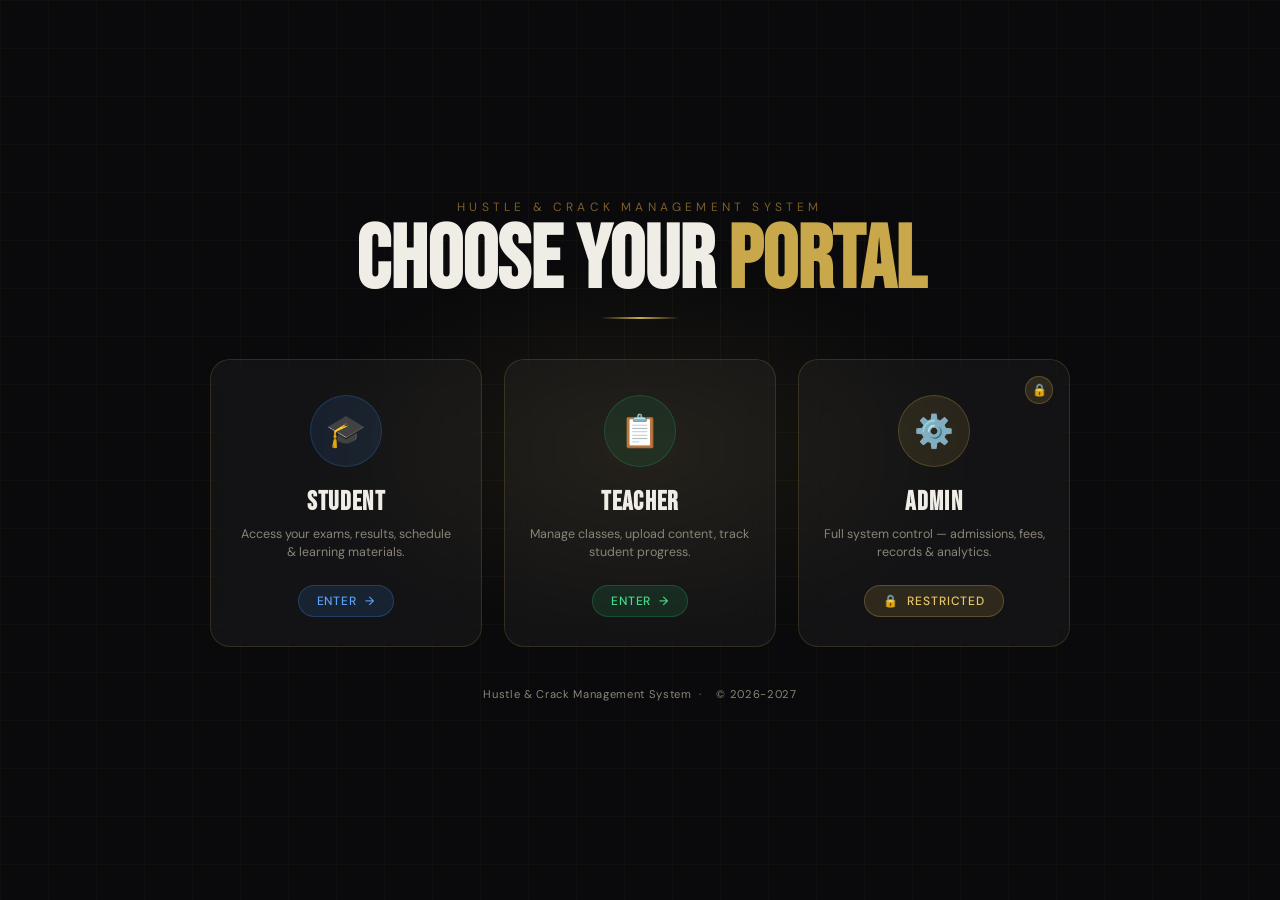
<file: templates/portal_choice.html>
<!DOCTYPE html>
<html lang="en">
<head>
  <meta charset="UTF-8"/>
  <meta name="viewport" content="width=device-width, initial-scale=1.0"/>
  <title>Choose Your Portal — Hustle & Crack</title>
  <link rel="preconnect" href="https://fonts.googleapis.com"/>
  <link rel="preconnect" href="https://fonts.gstatic.com" crossorigin/>
  <link href="https://fonts.googleapis.com/css2?family=Bebas+Neue&family=DM+Sans:wght@300;400;500&family=Playfair+Display:ital,wght@1,700&display=swap" rel="stylesheet"/>
  <style>
    :root {
      --gold: #C9A84C;
      --gold-light: #E8C96A;
      --gold-dim: #7A5F28;
      --ink: #0A0A0C;
      --ink-2: #111116;
      --surface: #14141A;
      --glass: rgba(255,255,255,0.04);
      --glass-border: rgba(201,168,76,0.18);
      --text: #F0EDE6;
      --text-muted: #8A8577;
      --font-display: 'Bebas Neue', serif;
      --font-body: 'DM Sans', sans-serif;
    }

    *, *::before, *::after { box-sizing: border-box; margin: 0; padding: 0; }

    body {
      background: var(--ink);
      color: var(--text);
      font-family: var(--font-body);
      min-height: 100vh;
      display: flex;
      flex-direction: column;
      align-items: center;
      justify-content: center;
      padding: 2rem 1.5rem;
      overflow-x: hidden;
      user-select: none;
    }

    /* BG grid */
    body::before {
      content: '';
      position: fixed;
      inset: 0;
      background-image:
        linear-gradient(rgba(201,168,76,0.04) 1px, transparent 1px),
        linear-gradient(90deg, rgba(201,168,76,0.04) 1px, transparent 1px);
      background-size: 48px 48px;
      pointer-events: none;
      z-index: 0;
    }

    /* Gold orb glow */
    body::after {
      content: '';
      position: fixed;
      width: 700px; height: 400px;
      background: radial-gradient(ellipse, rgba(201,168,76,0.09) 0%, transparent 70%);
      top: 50%; left: 50%;
      transform: translate(-50%, -50%);
      pointer-events: none;
      z-index: 0;
    }

    .page-wrap {
      position: relative;
      z-index: 1;
      width: 100%;
      max-width: 860px;
      display: flex;
      flex-direction: column;
      align-items: center;
      gap: 2.5rem;
    }

    /* ── HEADING ── */
    .heading-block { text-align: center; animation: fade-up 0.7s ease both; }

    .heading-eyebrow {
      font-size: 0.75rem;
      letter-spacing: 0.35em;
      text-transform: uppercase;
      color: var(--gold-dim);
      margin-bottom: 0.4rem;
    }

    .heading-title {
      font-family: var(--font-display);
      font-size: clamp(2.8rem, 8vw, 5.5rem);
      line-height: 0.92;
      color: var(--text);
    }

    .heading-title span { color: var(--gold); }

    .heading-rule {
      width: 80px; height: 2px;
      background: linear-gradient(90deg, transparent, var(--gold), transparent);
      margin: 0.9rem auto 0;
    }

    /* ── CARDS GRID ── */
    .cards-grid {
      display: grid;
      grid-template-columns: repeat(3, 1fr);
      gap: 1.4rem;
      width: 100%;
      animation: fade-up 0.8s ease both 0.2s;
    }

    @media (max-width: 640px) {
      .cards-grid { grid-template-columns: 1fr; max-width: 320px; }
    }

    .portal-card {
      position: relative;
      background: var(--glass);
      border: 1px solid var(--glass-border);
      border-radius: 20px;
      padding: 2.2rem 1.5rem 1.8rem;
      text-align: center;
      cursor: pointer;
      transition: transform 0.3s ease, box-shadow 0.3s ease, border-color 0.3s ease;
      backdrop-filter: blur(14px);
      -webkit-backdrop-filter: blur(14px);
      overflow: hidden;
      text-decoration: none;
      display: flex;
      flex-direction: column;
      align-items: center;
      gap: 0;
    }

    .portal-card::before {
      content: '';
      position: absolute;
      inset: 0;
      border-radius: 20px;
      opacity: 0;
      transition: opacity 0.35s ease;
    }

    /* Student — blue tint */
    .card-student::before { background: radial-gradient(ellipse at 50% 0%, rgba(56,130,220,0.12) 0%, transparent 70%); }
    .card-student:hover { border-color: rgba(56,130,220,0.5); box-shadow: 0 20px 50px rgba(56,130,220,0.18), 0 0 0 1px rgba(56,130,220,0.2); transform: translateY(-8px); }
    .card-student:hover::before { opacity: 1; }
    .card-student .card-icon-bg { background: rgba(56,130,220,0.12); border: 1px solid rgba(56,130,220,0.25); }
    .card-student .card-icon { color: #5BA3F5; }
    .card-student .card-action { background: rgba(56,130,220,0.15); color: #5BA3F5; border-color: rgba(56,130,220,0.3); }
    .card-student:hover .card-action { background: rgba(56,130,220,0.28); }

    /* Teacher — green tint */
    .card-teacher::before { background: radial-gradient(ellipse at 50% 0%, rgba(34,170,100,0.12) 0%, transparent 70%); }
    .card-teacher:hover { border-color: rgba(34,170,100,0.5); box-shadow: 0 20px 50px rgba(34,170,100,0.18), 0 0 0 1px rgba(34,170,100,0.2); transform: translateY(-8px); }
    .card-teacher:hover::before { opacity: 1; }
    .card-teacher .card-icon-bg { background: rgba(34,170,100,0.12); border: 1px solid rgba(34,170,100,0.25); }
    .card-teacher .card-icon { color: #4CD98A; }
    .card-teacher .card-action { background: rgba(34,170,100,0.15); color: #4CD98A; border-color: rgba(34,170,100,0.3); }
    .card-teacher:hover .card-action { background: rgba(34,170,100,0.28); }

    /* Admin — gold tint */
    .card-admin::before { background: radial-gradient(ellipse at 50% 0%, rgba(201,168,76,0.14) 0%, transparent 70%); }
    .card-admin:hover { border-color: rgba(201,168,76,0.55); box-shadow: 0 20px 50px rgba(201,168,76,0.2), 0 0 0 1px rgba(201,168,76,0.25); transform: translateY(-8px); }
    .card-admin:hover::before { opacity: 1; }
    .card-admin .card-icon-bg { background: rgba(201,168,76,0.12); border: 1px solid rgba(201,168,76,0.25); }
    .card-admin .card-icon { color: var(--gold); }
    .card-admin .card-action { background: rgba(201,168,76,0.15); color: var(--gold-light); border-color: rgba(201,168,76,0.3); }
    .card-admin:hover .card-action { background: rgba(201,168,76,0.28); }

    .card-icon-bg {
      width: 72px; height: 72px;
      border-radius: 50%;
      display: flex; align-items: center; justify-content: center;
      margin-bottom: 1.2rem;
      position: relative; z-index: 1;
      transition: transform 0.3s ease;
    }

    .portal-card:hover .card-icon-bg { transform: scale(1.1) rotate(-5deg); }

    .card-icon {
      font-size: 2rem;
      position: relative; z-index: 1;
    }

    .card-badge {
      position: absolute;
      top: 16px; right: 16px;
      width: 28px; height: 28px;
      border-radius: 50%;
      background: rgba(201,168,76,0.15);
      border: 1px solid rgba(201,168,76,0.3);
      display: flex; align-items: center; justify-content: center;
      font-size: 0.75rem;
    }

    .card-title {
      font-family: var(--font-display);
      font-size: 1.65rem;
      letter-spacing: 0.05em;
      color: var(--text);
      position: relative; z-index: 1;
      margin-bottom: 0.4rem;
    }

    .card-desc {
      font-size: 0.78rem;
      color: var(--text-muted);
      line-height: 1.5;
      position: relative; z-index: 1;
      margin-bottom: 1.4rem;
    }

    .card-action {
      display: inline-flex; align-items: center; gap: 6px;
      font-size: 0.75rem;
      font-weight: 500;
      letter-spacing: 0.08em;
      text-transform: uppercase;
      padding: 0.45rem 1.1rem;
      border-radius: 50px;
      border: 1px solid;
      transition: background 0.25s ease;
      position: relative; z-index: 1;
      margin-top: auto;
    }

    /* ── FOOTER ── */
    .page-footer {
      font-size: 0.7rem;
      color: var(--text-muted);
      letter-spacing: 0.06em;
      opacity: 0.55;
      animation: fade-up 0.8s ease both 0.5s;
      text-align: center;
    }

    /* ══════════════════════════════
       ADMIN PASSWORD MODAL
    ══════════════════════════════ */
    .modal-backdrop {
      position: fixed;
      inset: 0;
      background: rgba(0,0,0,0.75);
      backdrop-filter: blur(6px);
      -webkit-backdrop-filter: blur(6px);
      z-index: 1000;
      display: flex;
      align-items: center;
      justify-content: center;
      opacity: 0;
      pointer-events: none;
      transition: opacity 0.3s ease;
    }

    .modal-backdrop.open {
      opacity: 1;
      pointer-events: all;
    }

    .modal-box {
      background: #18181F;
      border: 1px solid var(--glass-border);
      border-radius: 20px;
      padding: 2.5rem 2.2rem 2rem;
      width: 90%;
      max-width: 380px;
      text-align: center;
      position: relative;
      transform: scale(0.92) translateY(20px);
      transition: transform 0.35s cubic-bezier(0.34, 1.56, 0.64, 1);
      box-shadow: 0 30px 80px rgba(0,0,0,0.7), 0 0 0 1px rgba(201,168,76,0.1);
    }

    .modal-backdrop.open .modal-box {
      transform: scale(1) translateY(0);
    }

    .modal-lock {
      width: 56px; height: 56px;
      border-radius: 50%;
      background: rgba(201,168,76,0.1);
      border: 1px solid rgba(201,168,76,0.25);
      display: flex; align-items: center; justify-content: center;
      font-size: 1.6rem;
      margin: 0 auto 1.2rem;
    }

    .modal-title {
      font-family: var(--font-display);
      font-size: 1.8rem;
      letter-spacing: 0.08em;
      color: var(--text);
      margin-bottom: 0.3rem;
    }

    .modal-sub {
      font-size: 0.78rem;
      color: var(--text-muted);
      margin-bottom: 1.6rem;
    }

    .modal-input-wrap { position: relative; margin-bottom: 0.8rem; }

    .modal-input {
      width: 100%;
      background: rgba(255,255,255,0.05);
      border: 1px solid rgba(201,168,76,0.2);
      border-radius: 10px;
      padding: 0.75rem 2.8rem 0.75rem 1rem;
      color: var(--text);
      font-size: 0.95rem;
      font-family: var(--font-body);
      outline: none;
      transition: border-color 0.25s ease, box-shadow 0.25s ease;
      letter-spacing: 0.12em;
    }

    .modal-input:focus {
      border-color: rgba(201,168,76,0.5);
      box-shadow: 0 0 0 3px rgba(201,168,76,0.1);
    }

    .modal-input.error {
      border-color: #D62828;
      box-shadow: 0 0 0 3px rgba(214,40,40,0.12);
      animation: shake 0.35s ease;
    }

    .eye-toggle {
      position: absolute;
      right: 12px; top: 50%;
      transform: translateY(-50%);
      background: none; border: none;
      color: var(--text-muted);
      cursor: pointer;
      font-size: 1rem;
      padding: 4px;
      line-height: 1;
    }

    .modal-error {
      font-size: 0.72rem;
      color: #FF6B6B;
      margin-bottom: 0.8rem;
      min-height: 1rem;
      transition: opacity 0.2s;
    }

    .modal-submit {
      width: 100%;
      background: linear-gradient(135deg, var(--gold) 0%, var(--gold-light) 100%);
      color: var(--ink);
      border: none;
      border-radius: 10px;
      padding: 0.8rem;
      font-family: var(--font-display);
      font-size: 1.1rem;
      letter-spacing: 0.1em;
      cursor: pointer;
      transition: opacity 0.2s ease, transform 0.15s ease;
      margin-bottom: 0.8rem;
    }

    .modal-submit:hover { opacity: 0.9; transform: scale(1.02); }
    .modal-submit:active { transform: scale(0.98); }

    .modal-cancel {
      background: none;
      border: none;
      color: var(--text-muted);
      font-size: 0.78rem;
      cursor: pointer;
      letter-spacing: 0.06em;
      padding: 4px 8px;
      transition: color 0.2s;
    }
    .modal-cancel:hover { color: var(--text); }

    @keyframes shake {
      0%,100% { transform: translateX(0); }
      20%      { transform: translateX(-8px); }
      40%      { transform: translateX(8px); }
      60%      { transform: translateX(-5px); }
      80%      { transform: translateX(5px); }
    }

    @keyframes fade-up {
      from { opacity: 0; transform: translateY(24px); }
      to   { opacity: 1; transform: translateY(0); }
    }
  </style>
</head>
<body>

  <div class="page-wrap">

    <!-- HEADING -->
    <div class="heading-block">
      <p class="heading-eyebrow">Hustle &amp; Crack Management System</p>
      <h1 class="heading-title">Choose Your <span>Portal</span></h1>
      <div class="heading-rule"></div>
    </div>

    <!-- CARDS -->
    <div class="cards-grid">

      <!-- Student -->
      <a class="portal-card card-student" href="/student/dashboard">
        <div class="card-icon-bg">
          <span class="card-icon">🎓</span>
        </div>
        <h2 class="card-title">Student</h2>
        <p class="card-desc">Access your exams, results, schedule &amp; learning materials.</p>
        <span class="card-action">Enter &nbsp;→</span>
      </a>

      <!-- Teacher -->
      <a class="portal-card card-teacher" href="/teacher/dashboard">
        <div class="card-icon-bg">
          <span class="card-icon">📋</span>
        </div>
        <h2 class="card-title">Teacher</h2>
        <p class="card-desc">Manage classes, upload content, track student progress.</p>
        <span class="card-action">Enter &nbsp;→</span>
      </a>

      <!-- Admin (password protected) -->
      <div class="portal-card card-admin" onclick="openModal()">
        <div class="card-badge">🔒</div>
        <div class="card-icon-bg">
          <span class="card-icon">⚙️</span>
        </div>
        <h2 class="card-title">Admin</h2>
        <p class="card-desc">Full system control — admissions, fees, records &amp; analytics.</p>
        <span class="card-action">🔒 &nbsp;Restricted</span>
      </div>

    </div>

    <!-- FOOTER -->
    <p class="page-footer">Hustle &amp; Crack Management System &nbsp;·&nbsp; &nbsp; © 2026-2027</p>

  </div>

  <!-- ══════════════════════════════
       ADMIN PASSWORD MODAL
  ══════════════════════════════ -->
  <div class="modal-backdrop" id="adminModal" onclick="handleBackdropClick(event)">
    <div class="modal-box" id="modalBox">
      <div class="modal-lock">🔐</div>
      <h2 class="modal-title">Admin Access</h2>
      <p class="modal-sub">Restricted area. Enter admin password to continue.</p>

      <div class="modal-input-wrap">
        <input
          type="password"
          class="modal-input"
          id="adminPwd"
          placeholder="Enter password"
          autocomplete="off"
          onkeydown="if(event.key==='Enter') checkPassword()"
        />
        <button class="eye-toggle" id="eyeBtn" onclick="toggleEye()" tabindex="-1">👁</button>
      </div>

      <p class="modal-error" id="pwdError"></p>

      <button class="modal-submit" onclick="checkPassword()">UNLOCK PORTAL</button>
      <br/>
      <button class="modal-cancel" onclick="closeModal()">Cancel</button>
    </div>
  </div>

  <script>
    // ── Change this to your actual admin password ──
    const ADMIN_PASSWORD = '7474';

    function openModal() {
      document.getElementById('adminModal').classList.add('open');
      setTimeout(() => document.getElementById('adminPwd').focus(), 350);
    }

    function closeModal() {
      document.getElementById('adminModal').classList.remove('open');
      document.getElementById('adminPwd').value = '';
      document.getElementById('adminPwd').classList.remove('error');
      document.getElementById('pwdError').textContent = '';
    }

    function handleBackdropClick(e) {
      if (e.target === document.getElementById('adminModal')) closeModal();
    }

    function toggleEye() {
      const inp = document.getElementById('adminPwd');
      const btn = document.getElementById('eyeBtn');
      if (inp.type === 'password') { inp.type = 'text'; btn.textContent = '🙈'; }
      else { inp.type = 'password'; btn.textContent = '👁'; }
    }

    function checkPassword() {
      const inp = document.getElementById('adminPwd');
      const errEl = document.getElementById('pwdError');
      if (inp.value === ADMIN_PASSWORD) {
        errEl.textContent = '';
        inp.classList.remove('error');
        window.location.href = '/admin/dashboard';
      } else {
        errEl.textContent = '❌ Incorrect password. Please try again.';
        inp.classList.add('error');
        inp.value = '';
        setTimeout(() => inp.classList.remove('error'), 700);
        setTimeout(() => inp.focus(), 50);
      }
    }

    // Esc key closes modal
    document.addEventListener('keydown', e => { if (e.key === 'Escape') closeModal(); });
  </script>

</body>
</html>
</file>
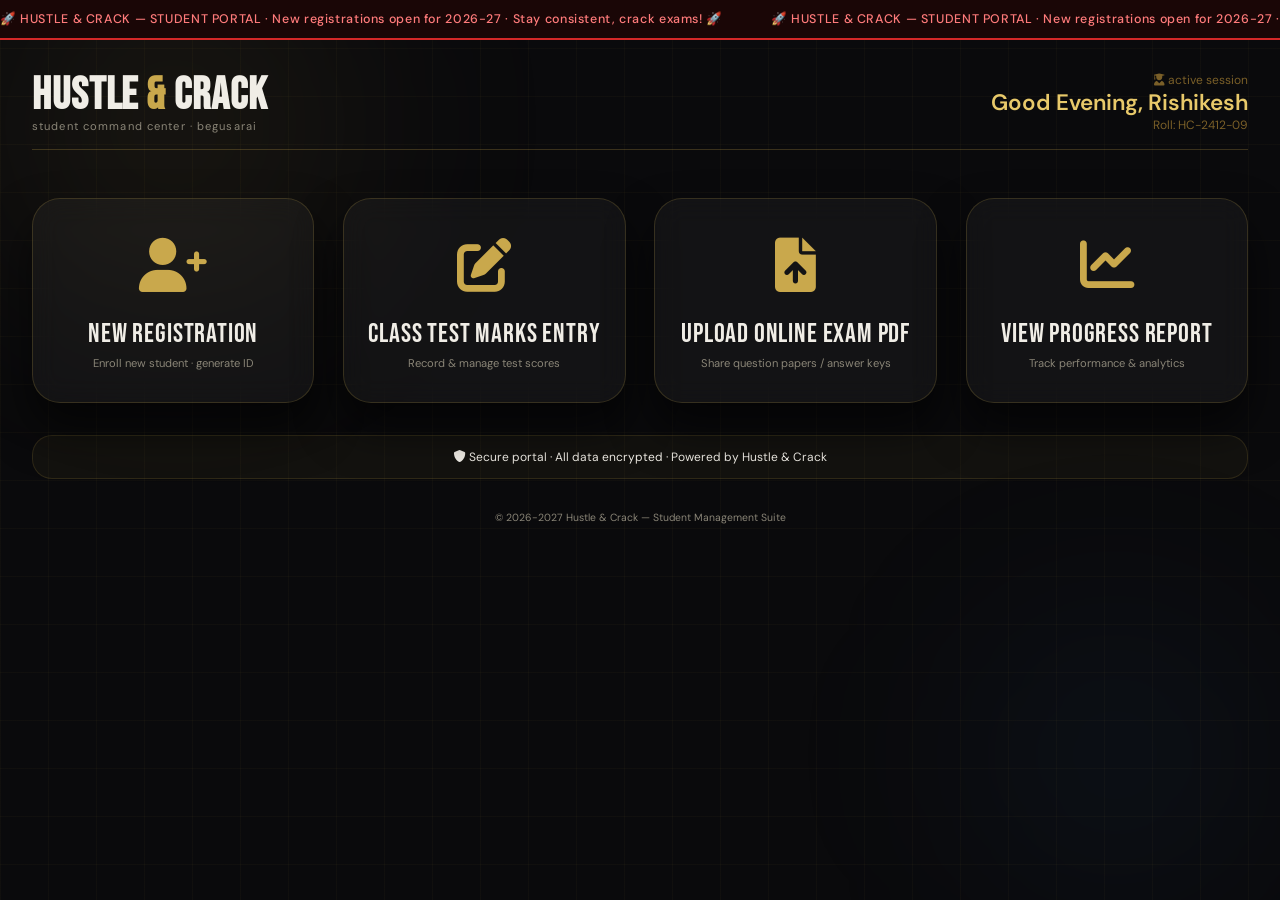
<file: templates/student/dashboard.html>
<!DOCTYPE html>
<html lang="en">
<head>
  <meta charset="UTF-8" />
  <meta name="viewport" content="width=device-width, initial-scale=1.0, user-scalable=no" />
  <title>Student Portal — Hustle & Crack</title>
  <!-- Google Fonts + Font Awesome 6 -->
  <link rel="preconnect" href="https://fonts.googleapis.com" />
  <link rel="preconnect" href="https://fonts.gstatic.com" crossorigin />
  <link href="https://fonts.googleapis.com/css2?family=Bebas+Neue&family=DM+Sans:wght@300;400;500;600;700&family=Playfair+Display:ital,wght@0,700;1,700&family=Noto+Sans+Devanagari:wght@400;600&display=swap" rel="stylesheet" />
  <link rel="stylesheet" href="https://cdnjs.cloudflare.com/ajax/libs/font-awesome/6.0.0-beta3/css/all.min.css" />
  <style>
    * {
      margin: 0;
      padding: 0;
      box-sizing: border-box;
    }

    :root {
      --gold: #C9A84C;
      --gold-light: #E8C96A;
      --gold-dim: #7A5F28;
      --ink: #0A0A0C;
      --ink-2: #111116;
      --surface: #14141A;
      --glass: rgba(255, 255, 255, 0.04);
      --glass-border: rgba(201, 168, 76, 0.2);
      --text: #F0EDE6;
      --text-muted: #8A8577;
      --red-marquee: #D62828;
      --marquee-bg: #1A0606;
      --radius-card: 28px;
      --shadow-deep: 0 25px 45px rgba(0, 0, 0, 0.6);
      --font-display: 'Bebas Neue', 'Playfair Display', serif;
      --font-body: 'DM Sans', 'Noto Sans Devanagari', sans-serif;
    }

    body {
      background: var(--ink);
      color: var(--text);
      font-family: var(--font-body);
      overflow-x: hidden;
      user-select: none;
      -webkit-user-select: none;
      min-height: 100vh;
    }

    /* ---- MARQUEE (premium touch) ---- */
    .top-marquee {
      background: var(--marquee-bg);
      border-bottom: 2px solid var(--red-marquee);
      overflow: hidden;
      height: 40px;
      display: flex;
      align-items: center;
      position: sticky;
      top: 0;
      z-index: 110;
    }
    .marquee-content {
      display: flex;
      white-space: nowrap;
      animation: scrollMarquee 32s linear infinite;
    }
    .marquee-content span {
      font-size: 0.78rem;
      font-weight: 500;
      letter-spacing: 0.05em;
      color: #FF7B7B;
      padding-right: 3rem;
    }
    @keyframes scrollMarquee {
      0% { transform: translateX(0); }
      100% { transform: translateX(-50%); }
    }

    /* ---- background grid & orbs ---- */
    .bg-grid {
      position: fixed;
      inset: 0;
      background-image: linear-gradient(rgba(201, 168, 76, 0.04) 1px, transparent 1px),
                        linear-gradient(90deg, rgba(201, 168, 76, 0.04) 1px, transparent 1px);
      background-size: 48px 48px;
      pointer-events: none;
      z-index: 0;
    }
    .orb {
      position: fixed;
      border-radius: 50%;
      filter: blur(90px);
      pointer-events: none;
      z-index: 0;
    }
    .orb-1 {
      width: 550px;
      height: 550px;
      background: radial-gradient(circle, rgba(201, 168, 76, 0.1), transparent 70%);
      top: -150px;
      left: -100px;
      animation: floatOrb 16s infinite alternate;
    }
    .orb-2 {
      width: 450px;
      height: 450px;
      background: radial-gradient(circle, rgba(56, 130, 220, 0.08), transparent 70%);
      bottom: -80px;
      right: -60px;
      animation: floatOrb 20s infinite alternate-reverse;
    }
    @keyframes floatOrb {
      from { transform: translate(0, 0); }
      to { transform: translate(40px, 35px); }
    }

    /* main dashboard container */
    .dashboard {
      position: relative;
      z-index: 2;
      max-width: 1300px;
      margin: 0 auto;
      padding: 2rem 2rem 3rem;
    }

    /* header branding */
    .dash-header {
      display: flex;
      justify-content: space-between;
      align-items: flex-end;
      flex-wrap: wrap;
      margin-bottom: 3rem;
      border-bottom: 1px solid rgba(201, 168, 76, 0.25);
      padding-bottom: 1rem;
    }
    .brand h1 {
      font-family: var(--font-display);
      font-size: 2.8rem;
      letter-spacing: 0.02em;
      line-height: 1;
    }
    .brand h1 span { color: var(--gold); }
    .brand p {
      font-size: 0.7rem;
      color: var(--text-muted);
      letter-spacing: 0.1em;
    }
    .greeting {
      text-align: right;
    }
    .greeting .small {
      font-size: 0.75rem;
      color: var(--gold-dim);
    }
    .greeting .name {
      font-size: 1.4rem;
      font-weight: 600;
      font-family: var(--font-serif);
      color: var(--gold-light);
    }

    /* 4 LARGE ACTION CARDS as LINKS */
    .actions-grid {
      display: grid;
      grid-template-columns: repeat(auto-fit, minmax(240px, 1fr));
      gap: 1.8rem;
      margin: 2.5rem 0 2rem;
    }
    .action-card {
      display: block;
      background: var(--glass);
      backdrop-filter: blur(14px);
      border: 1px solid var(--glass-border);
      border-radius: var(--radius-card);
      padding: 2rem 1rem;
      text-align: center;
      cursor: pointer;
      transition: all 0.3s cubic-bezier(0.2, 0.9, 0.4, 1.1);
      box-shadow: var(--shadow-deep);
      text-decoration: none;
      color: inherit;
    }
    .action-card:hover {
      transform: translateY(-10px) scale(1.02);
      border-color: rgba(201, 168, 76, 0.6);
      box-shadow: 0 30px 50px rgba(0,0,0,0.5), 0 0 0 1px rgba(201,168,76,0.3);
      background: rgba(255,255,255,0.07);
    }
    .action-icon {
      font-size: 3.4rem;
      color: var(--gold);
      margin-bottom: 1rem;
    }
    .action-title {
      font-family: var(--font-display);
      font-size: 1.7rem;
      letter-spacing: 0.03em;
      margin-bottom: 0.4rem;
    }
    .action-desc {
      font-size: 0.7rem;
      color: var(--text-muted);
    }

    .footer-note {
      text-align: center;
      font-size: 0.65rem;
      color: var(--text-muted);
      margin-top: 2rem;
    }
    ::-webkit-scrollbar {
      width: 5px;
    }
    ::-webkit-scrollbar-track {
      background: var(--ink-2);
    }
    ::-webkit-scrollbar-thumb {
      background: var(--gold-dim);
      border-radius: 10px;
    }
  </style>
</head>
<body>
<div class="top-marquee">
  <div class="marquee-content">
    <span>🚀 HUSTLE & CRACK — STUDENT PORTAL · New registrations open for 2026-27 · Stay consistent, crack exams! 🚀</span>
    <span>🚀 HUSTLE & CRACK — STUDENT PORTAL · New registrations open for 2026-27 · Stay consistent, crack exams! 🚀</span>
  </div>
</div>
<div class="bg-grid"></div>
<div class="orb orb-1"></div>
<div class="orb orb-2"></div>

<main class="dashboard">
  <div class="dash-header">
    <div class="brand">
      <h1>Hustle <span>&</span> Crack</h1>
      <p>student command center · begusarai</p>
    </div>
    <div class="greeting">
      <div class="small"><i class="fas fa-user-graduate"></i> active session</div>
      <div class="name" id="greetingName">Loading...</div>
      <div class="small">Roll: HC-2412-09</div>
    </div>
  </div>

  <!-- 4 ACTION LINKS (navigation) -->
  <div class="actions-grid">
    <a href="/student/register" class="action-card">
      <div class="action-icon"><i class="fas fa-user-plus"></i></div>
      <div class="action-title">New Registration</div>
      <div class="action-desc">Enroll new student · generate ID</div>
    </a>
    <a href="/student/marks-entry" class="action-card">
      <div class="action-icon"><i class="fas fa-edit"></i></div>
      <div class="action-title">Class Test Marks Entry</div>
      <div class="action-desc">Record & manage test scores</div>
    </a>
    <a href="/student/pdf-upload" class="action-card">
      <div class="action-icon"><i class="fas fa-file-upload"></i></div>
      <div class="action-title">Upload Online Exam PDF</div>
      <div class="action-desc">Share question papers / answer keys</div>
    </a>
    <a href="/student/report-card" class="action-card">
      <div class="action-icon"><i class="fas fa-chart-line"></i></div>
      <div class="action-title">View Progress Report</div>
      <div class="action-desc">Track performance & analytics</div>
    </a>
  </div>

  <!-- info card (extra) -->
  <div style="background: rgba(201,168,76,0.05); border-radius: 20px; padding: 0.8rem 1.2rem; margin-top: 0.5rem; text-align: center; font-size: 0.75rem; border: 1px solid rgba(201,168,76,0.15);">
    <i class="fas fa-shield-alt"></i> Secure portal · All data encrypted · Powered by Hustle & Crack
  </div>
  <div class="footer-note">
    © 2026-2027 Hustle & Crack — Student Management Suite
  </div>
</main>

<script>
  // ---------- GLOBAL PROTECTION (right-click / inspect) ----------
  document.addEventListener('contextmenu', e => e.preventDefault());
  document.addEventListener('keydown', e => {
    const blocked = [
      e.ctrlKey && ['c','u','s','a','p'].includes(e.key.toLowerCase()),
      e.ctrlKey && e.shiftKey && ['i','j','c'].includes(e.key.toLowerCase()),
      e.key === 'F12'
    ];
    if (blocked.some(Boolean)) e.preventDefault();
  });
  document.querySelectorAll('img').forEach(img => {
    img.addEventListener('dragstart', e => e.preventDefault());
  });

  // ---------- DYNAMIC GREETING (based on current time) ----------
  function updateGreeting() {
    const now = new Date();
    const hour = now.getHours();
    let greetingText = "";
    if (hour >= 5 && hour < 12) greetingText = "Good Morning";
    else if (hour >= 12 && hour < 17) greetingText = "Good Afternoon";
    else if (hour >= 17 && hour < 21) greetingText = "Good Evening";
    else greetingText = "Good Night";
    
    // You can customize the student name – here we use a fixed name "Rishikesh"
    // as per requirement. Could be fetched from localStorage in a real scenario.
    const studentName = "Rishikesh";
    const greetingElement = document.getElementById('greetingName');
    if (greetingElement) {
      greetingElement.innerHTML = `${greetingText}, ${studentName}`;
    }
  }
  updateGreeting();
</script>
</body>
</html>
</file>
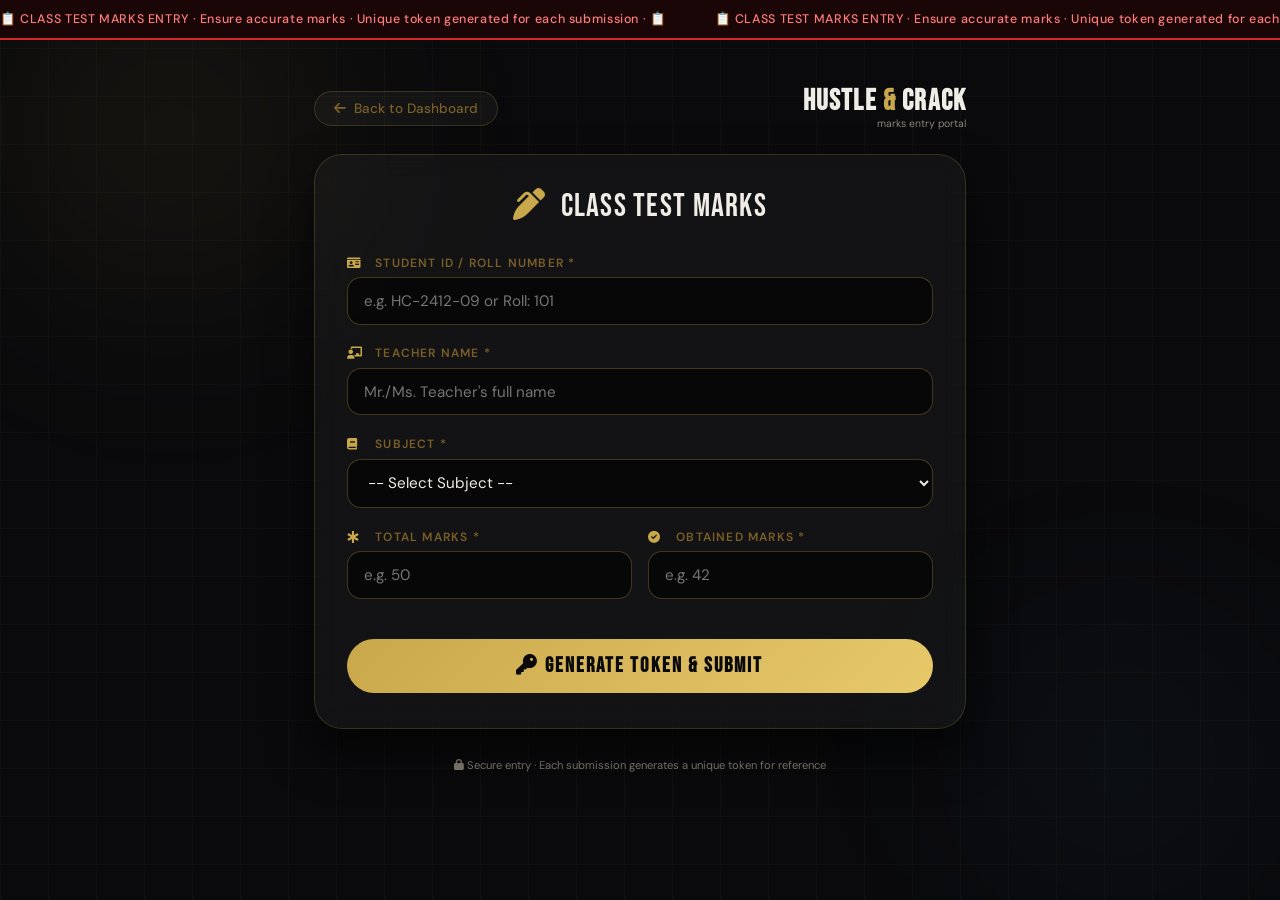
<file: templates/student/marks_entry.html>
<!DOCTYPE html>
<html lang="en">
<head>
  <meta charset="UTF-8" />
  <meta name="viewport" content="width=device-width, initial-scale=1.0, user-scalable=no" />
  <title>Marks Entry — Hustle & Crack</title>
  <link rel="preconnect" href="https://fonts.googleapis.com" />
  <link rel="preconnect" href="https://fonts.gstatic.com" crossorigin />
  <link href="https://fonts.googleapis.com/css2?family=Bebas+Neue&family=DM+Sans:wght@300;400;500;600;700&family=Playfair+Display:ital,wght@0,700;1,700&family=Noto+Sans+Devanagari:wght@400;600&display=swap" rel="stylesheet" />
  <link rel="stylesheet" href="https://cdnjs.cloudflare.com/ajax/libs/font-awesome/6.0.0-beta3/css/all.min.css" />
  <style>
    * {
      margin: 0;
      padding: 0;
      box-sizing: border-box;
    }

    :root {
      --gold: #C9A84C;
      --gold-light: #E8C96A;
      --gold-dim: #7A5F28;
      --ink: #0A0A0C;
      --ink-2: #111116;
      --surface: #14141A;
      --glass: rgba(255, 255, 255, 0.04);
      --glass-border: rgba(201, 168, 76, 0.2);
      --text: #F0EDE6;
      --text-muted: #8A8577;
      --red-marquee: #D62828;
      --marquee-bg: #1A0606;
      --radius-card: 28px;
      --radius-modal: 28px;
      --shadow-deep: 0 25px 45px rgba(0, 0, 0, 0.6);
      --font-display: 'Bebas Neue', 'Playfair Display', serif;
      --font-body: 'DM Sans', 'Noto Sans Devanagari', sans-serif;
    }

    body {
      background: var(--ink);
      color: var(--text);
      font-family: var(--font-body);
      overflow-x: hidden;
      user-select: none;
      -webkit-user-select: none;
      min-height: 100vh;
    }

    /* ---- MARQUEE (premium red alert) ---- */
    .top-marquee {
      background: var(--marquee-bg);
      border-bottom: 2px solid var(--red-marquee);
      overflow: hidden;
      height: 40px;
      display: flex;
      align-items: center;
      position: sticky;
      top: 0;
      z-index: 110;
    }
    .marquee-content {
      display: flex;
      white-space: nowrap;
      animation: scrollMarquee 30s linear infinite;
    }
    .marquee-content span {
      font-size: 0.78rem;
      font-weight: 500;
      letter-spacing: 0.05em;
      color: #FF7B7B;
      padding-right: 3rem;
    }
    @keyframes scrollMarquee {
      0% { transform: translateX(0); }
      100% { transform: translateX(-50%); }
    }

    /* ---- BG GRID & ORBS (signature) ---- */
    .bg-grid {
      position: fixed;
      inset: 0;
      background-image: linear-gradient(rgba(201, 168, 76, 0.04) 1px, transparent 1px),
                        linear-gradient(90deg, rgba(201, 168, 76, 0.04) 1px, transparent 1px);
      background-size: 48px 48px;
      pointer-events: none;
      z-index: 0;
    }
    .orb {
      position: fixed;
      border-radius: 50%;
      filter: blur(90px);
      pointer-events: none;
      z-index: 0;
    }
    .orb-1 {
      width: 500px;
      height: 500px;
      background: radial-gradient(circle, rgba(201, 168, 76, 0.1), transparent 70%);
      top: -120px;
      left: -80px;
      animation: floatOrb 14s infinite alternate;
    }
    .orb-2 {
      width: 400px;
      height: 400px;
      background: radial-gradient(circle, rgba(56, 130, 220, 0.08), transparent 70%);
      bottom: -60px;
      right: -40px;
      animation: floatOrb 18s infinite alternate-reverse;
    }
    @keyframes floatOrb {
      from { transform: translate(0, 0); }
      to { transform: translate(35px, 30px); }
    }

    /* main container */
    .marks-container {
      position: relative;
      z-index: 2;
      max-width: 700px;
      margin: 2rem auto;
      padding: 1rem 1.5rem 2rem;
    }

    /* navigation & back button */
    .nav-row {
      display: flex;
      justify-content: space-between;
      align-items: center;
      margin-bottom: 1.5rem;
      flex-wrap: wrap;
      gap: 1rem;
    }
    .back-btn {
      background: var(--glass);
      border: 1px solid var(--glass-border);
      border-radius: 60px;
      padding: 0.5rem 1.2rem;
      color: var(--gold-dim);
      font-size: 0.85rem;
      font-weight: 500;
      text-decoration: none;
      display: inline-flex;
      align-items: center;
      gap: 8px;
      transition: 0.2s;
    }
    .back-btn:hover {
      background: rgba(201, 168, 76, 0.15);
      color: var(--gold);
      border-color: var(--gold);
    }
    .brand-mini h2 {
      font-family: var(--font-display);
      font-size: 1.8rem;
      letter-spacing: 0.04em;
      line-height: 1;
    }
    .brand-mini h2 span { color: var(--gold); }
    .brand-mini p {
      font-size: 0.65rem;
      color: var(--text-muted);
      text-align: right;
    }

    /* glass form card */
    .form-card {
      background: var(--glass);
      backdrop-filter: blur(14px);
      border: 1px solid var(--glass-border);
      border-radius: var(--radius-card);
      padding: 2rem 2rem 2.2rem;
      box-shadow: var(--shadow-deep);
      transition: 0.2s;
    }
    .form-title {
      font-family: var(--font-display);
      font-size: 2rem;
      text-align: center;
      margin-bottom: 1.8rem;
      letter-spacing: 0.04em;
    }
    .form-title i {
      color: var(--gold);
      margin-right: 8px;
    }
    .input-group {
      margin-bottom: 1.3rem;
      display: flex;
      flex-direction: column;
      gap: 0.4rem;
    }
    .input-group label {
      font-size: 0.75rem;
      text-transform: uppercase;
      letter-spacing: 0.1em;
      color: var(--gold-dim);
      font-weight: 600;
    }
    .input-group label i {
      width: 24px;
      color: var(--gold);
    }
    .input-group input, .input-group select {
      background: rgba(0, 0, 0, 0.6);
      border: 1px solid rgba(201, 168, 76, 0.3);
      border-radius: 14px;
      padding: 0.8rem 1rem;
      color: var(--text);
      font-family: var(--font-body);
      font-size: 0.95rem;
      outline: none;
      transition: 0.2s;
    }
    .input-group input:focus, .input-group select:focus {
      border-color: var(--gold);
      box-shadow: 0 0 0 2px rgba(201, 168, 76, 0.2);
    }
    .inline-row {
      display: grid;
      grid-template-columns: 1fr 1fr;
      gap: 1rem;
    }
    .error-text {
      font-size: 0.7rem;
      color: #FF7B7B;
      margin-top: 0.2rem;
    }
    .submit-btn {
      width: 100%;
      background: linear-gradient(135deg, var(--gold), var(--gold-light));
      border: none;
      padding: 0.9rem;
      font-family: var(--font-display);
      font-size: 1.3rem;
      letter-spacing: 0.1em;
      color: var(--ink);
      border-radius: 50px;
      cursor: pointer;
      transition: 0.2s;
      margin-top: 1rem;
      font-weight: bold;
    }
    .submit-btn:hover {
      opacity: 0.92;
      transform: scale(0.99);
    }
    .footer-note {
      text-align: center;
      margin-top: 1.8rem;
      font-size: 0.7rem;
      color: var(--text-muted);
    }

    /* SUCCESS MODAL (custom popup) */
    .modal-overlay {
      position: fixed;
      inset: 0;
      background: rgba(0, 0, 0, 0.85);
      backdrop-filter: blur(12px);
      z-index: 1000;
      display: flex;
      align-items: center;
      justify-content: center;
      visibility: hidden;
      opacity: 0;
      transition: visibility 0.2s, opacity 0.25s ease;
    }
    .modal-overlay.active {
      visibility: visible;
      opacity: 1;
    }
    .modal-card {
      background: #13131C;
      border: 1px solid rgba(201, 168, 76, 0.4);
      border-radius: var(--radius-modal);
      max-width: 400px;
      width: 85%;
      text-align: center;
      padding: 2rem 1.5rem;
      transform: scale(0.96);
      transition: transform 0.25s ease;
      box-shadow: 0 30px 60px rgba(0,0,0,0.8);
    }
    .modal-overlay.active .modal-card {
      transform: scale(1);
    }
    .modal-icon {
      font-size: 3rem;
      color: var(--gold);
      margin-bottom: 1rem;
    }
    .modal-card h3 {
      font-family: var(--font-display);
      font-size: 1.9rem;
      margin-bottom: 0.5rem;
    }
    .token-badge {
      background: rgba(201, 168, 76, 0.2);
      padding: 0.6rem 1rem;
      border-radius: 60px;
      font-family: monospace;
      font-size: 1.3rem;
      font-weight: bold;
      letter-spacing: 0.1em;
      margin: 1rem 0;
      display: inline-block;
      border: 1px solid var(--gold-dim);
    }
    .modal-close {
      background: var(--gold);
      border: none;
      padding: 0.6rem 1.8rem;
      border-radius: 40px;
      font-weight: bold;
      font-family: var(--font-body);
      cursor: pointer;
      margin-top: 1rem;
      transition: 0.2s;
    }
    .modal-close:hover {
      background: var(--gold-light);
    }
    hr {
      border-color: rgba(201,168,76,0.2);
      margin: 1rem 0;
    }
  </style>
</head>
<body>

<div class="top-marquee">
  <div class="marquee-content">
    <span>📋 CLASS TEST MARKS ENTRY · Ensure accurate marks · Unique token generated for each submission · 📋</span>
    <span>📋 CLASS TEST MARKS ENTRY · Ensure accurate marks · Unique token generated for each submission · 📋</span>
  </div>
</div>

<div class="bg-grid"></div>
<div class="orb orb-1"></div>
<div class="orb orb-2"></div>

<main class="marks-container">
  <div class="nav-row">
    <a href="student_dashboard.html" class="back-btn"><i class="fas fa-arrow-left"></i> Back to Dashboard</a>
    <div class="brand-mini">
      <h2>Hustle <span>&</span> Crack</h2>
      <p>marks entry portal</p>
    </div>
  </div>

  <div class="form-card">
    <div class="form-title">
      <i class="fas fa-pen-alt"></i> Class Test Marks
    </div>
    <form id="marksForm">
      <div class="input-group">
        <label><i class="fas fa-id-card"></i> Student ID / Roll Number *</label>
        <input type="text" id="studentRoll" placeholder="e.g. HC-2412-09 or Roll: 101" required>
      </div>

      <div class="input-group">
        <label><i class="fas fa-chalkboard-user"></i> Teacher Name *</label>
        <input type="text" id="teacherName" placeholder="Mr./Ms. Teacher's full name" required>
      </div>

      <div class="input-group">
        <label><i class="fas fa-book"></i> Subject *</label>
        <select id="subject" required>
          <option value="">-- Select Subject --</option>
          <option>Physics</option><option>Mathematics</option><option>Biology</option>
          <option>Chemistry</option><option>English</option><option>Civics</option>
        </select>
      </div>

      <div class="inline-row">
        <div class="input-group">
          <label><i class="fas fa-star-of-life"></i> Total Marks *</label>
          <input type="number" id="totalMarks" placeholder="e.g. 50" min="1" step="1" required>
        </div>
        <div class="input-group">
          <label><i class="fas fa-check-circle"></i> Obtained Marks *</label>
          <input type="number" id="obtainedMarks" placeholder="e.g. 42" min="0" step="1" required>
        </div>
      </div>

      <div id="formError" class="error-text" style="text-align:center; margin-top: 0.2rem;"></div>
      <button type="submit" class="submit-btn"><i class="fas fa-key"></i> Generate Token & Submit</button>
    </form>
  </div>
  <div class="footer-note">
    <i class="fas fa-lock"></i> Secure entry · Each submission generates a unique token for reference
  </div>
</main>

<!-- SUCCESS MODAL (token popup) -->
<div id="tokenModal" class="modal-overlay">
  <div class="modal-card">
    <div class="modal-icon"><i class="fas fa-check-circle"></i></div>
    <h3>Marks Submitted</h3>
    <p>Your unique token number</p>
    <div class="token-badge" id="tokenValue">TK-XXXXX</div>
    <p style="font-size: 0.75rem; color: var(--text-muted);">Use this token for future reference.</p>
    <hr />
    <button class="modal-close" id="closeModalBtn">OK</button>
  </div>
</div>

<script>
  // ---------- DISABLE RIGHT-CLICK, DRAG, PROTECTION (premium) ----------
  document.addEventListener('contextmenu', e => e.preventDefault());
  document.addEventListener('keydown', e => {
    const blocked = [
      e.ctrlKey && ['c','u','s','a','p'].includes(e.key.toLowerCase()),
      e.ctrlKey && e.shiftKey && ['i','j','c'].includes(e.key.toLowerCase()),
      e.key === 'F12'
    ];
    if (blocked.some(Boolean)) e.preventDefault();
  });
  document.querySelectorAll('img').forEach(img => {
    img.addEventListener('dragstart', e => e.preventDefault());
    img.addEventListener('mousedown', e => { if (e.button === 2) e.preventDefault(); });
  });

  // ----- Random Token Generator (TK-78X92 style) -----
  function generateToken() {
    const chars = 'ABCDEFGHJKLMNPQRSTUVWXYZ0123456789';
    let randomPart = '';
    for (let i = 0; i < 5; i++) {
      randomPart += chars.charAt(Math.floor(Math.random() * chars.length));
    }
    return `TK-${randomPart}`;
  }

  // DOM elements
  const form = document.getElementById('marksForm');
  const studentRoll = document.getElementById('studentRoll');
  const teacherName = document.getElementById('teacherName');
  const subject = document.getElementById('subject');
  const totalMarks = document.getElementById('totalMarks');
  const obtainedMarks = document.getElementById('obtainedMarks');
  const formErrorDiv = document.getElementById('formError');
  const modal = document.getElementById('tokenModal');
  const tokenSpan = document.getElementById('tokenValue');
  const closeModalBtn = document.getElementById('closeModalBtn');

  // show modal with token
  function showSuccessModal(token) {
    tokenSpan.innerText = token;
    modal.classList.add('active');
  }

  function closeModal() {
    modal.classList.remove('active');
  }

  closeModalBtn.addEventListener('click', closeModal);
  // close when clicking outside modal overlay
  modal.addEventListener('click', (e) => {
    if (e.target === modal) closeModal();
  });

  // clear previous error
  function clearError() {
    formErrorDiv.innerText = '';
  }

  // validation and submit
  form.addEventListener('submit', (e) => {
    e.preventDefault();
    clearError();

    // get values
    const rollVal = studentRoll.value.trim();
    const teacherVal = teacherName.value.trim();
    const subjectVal = subject.value;
    const totalVal = parseFloat(totalMarks.value);
    const obtainedVal = parseFloat(obtainedMarks.value);

    if (!rollVal) {
      formErrorDiv.innerText = '❌ Student ID / Roll Number is required';
      return;
    }
    if (!teacherVal) {
      formErrorDiv.innerText = '❌ Teacher name is required';
      return;
    }
    if (!subjectVal) {
      formErrorDiv.innerText = '❌ Please select a subject';
      return;
    }
    if (isNaN(totalVal) || totalVal <= 0) {
      formErrorDiv.innerText = '❌ Total marks must be a positive number';
      return;
    }
    if (isNaN(obtainedVal) || obtainedVal < 0) {
      formErrorDiv.innerText = '❌ Obtained marks must be 0 or greater';
      return;
    }
    if (obtainedVal > totalVal) {
      formErrorDiv.innerText = `⚠️ Obtained marks (${obtainedVal}) cannot exceed Total marks (${totalVal})`;
      return;
    }

    // all valid => generate unique token
    const newToken = generateToken();

    // (optional) store in localStorage as record for demo
    const entryRecord = {
      token: newToken,
      studentId: rollVal,
      teacher: teacherVal,
      subject: subjectVal,
      totalMarks: totalVal,
      obtained: obtainedVal,
      timestamp: new Date().toISOString()
    };
    let marksHistory = JSON.parse(localStorage.getItem('hustleMarksEntries') || '[]');
    marksHistory.push(entryRecord);
    localStorage.setItem('hustleMarksEntries', JSON.stringify(marksHistory));

    // show success modal with token
    showSuccessModal(newToken);

    // reset form fields (optional, but keep data optional)
    // we reset after closing modal? better to reset after user clicks OK on modal but keep UX smooth.
    // we will reset on modal close to give them fresh form.
    function resetFormFields() {
      studentRoll.value = '';
      teacherName.value = '';
      subject.value = '';
      totalMarks.value = '';
      obtainedMarks.value = '';
      formErrorDiv.innerText = '';
    }
    // Attach reset once modal closed, but also if they open again we want fresh state
    const originalCloseHandler = closeModalBtn.onclick;
    const newCloseHandler = () => {
      closeModal();
      resetFormFields();
    };
    // replace event listeners: remove old, attach new with reset
    closeModalBtn.removeEventListener('click', closeModal);
    closeModalBtn.addEventListener('click', newCloseHandler);
    // also for backdrop click reset?
    const backdropHandler = (ev) => {
      if (ev.target === modal) {
        closeModal();
        resetFormFields();
      }
    };
    modal.removeEventListener('click', modal.click);
    modal.addEventListener('click', backdropHandler);
    // but we must avoid duplicate reset, we handle carefully.
    // store references to not cause double reset
    window._resetOnModalClose = resetFormFields;
  });

  // additional drag protection on whole card
  document.querySelectorAll('.form-card, .modal-card').forEach(el => {
    el.addEventListener('dragstart', e => e.preventDefault());
    el.addEventListener('selectstart', e => e.preventDefault());
  });

  // if total marks field loses focus, ensure obtained marks not exceeding
  const obtainedInput = document.getElementById('obtainedMarks');
  const totalInput = document.getElementById('totalMarks');
  function validateObtained() {
    const total = parseFloat(totalInput.value);
    const obtained = parseFloat(obtainedInput.value);
    if (!isNaN(total) && !isNaN(obtained) && obtained > total) {
      formErrorDiv.innerText = '⚠️ Obtained marks cannot exceed total marks.';
    } else if (formErrorDiv.innerText.includes('exceed')) {
      if (!(obtained > total)) formErrorDiv.innerText = '';
    }
  }
  obtainedInput.addEventListener('input', validateObtained);
  totalInput.addEventListener('input', validateObtained);
</script>
</body>
</html>
</file>
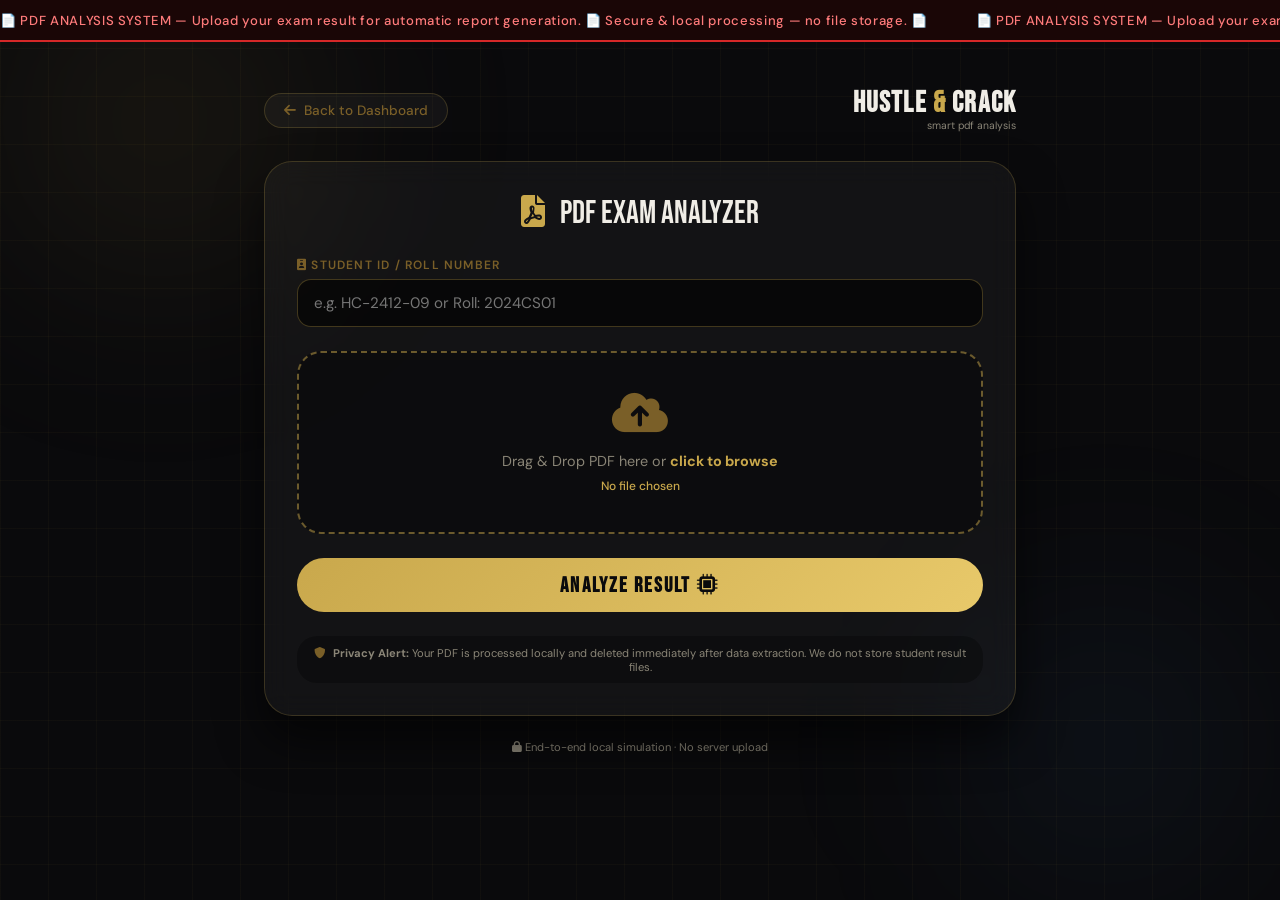
<file: templates/student/pdf_upload.html>
<!DOCTYPE html>
<html lang="en">
<head>
  <meta charset="UTF-8" />
  <meta name="viewport" content="width=device-width, initial-scale=1.0, user-scalable=no" />
  <title>Smart PDF Analysis — Hustle & Crack</title>
  <link rel="preconnect" href="https://fonts.googleapis.com" />
  <link rel="preconnect" href="https://fonts.gstatic.com" crossorigin />
  <link href="https://fonts.googleapis.com/css2?family=Bebas+Neue&family=DM+Sans:wght@300;400;500;600;700&family=Playfair+Display:ital,wght@0,700;1,700&family=Noto+Sans+Devanagari:wght@400;600&display=swap" rel="stylesheet" />
  <link rel="stylesheet" href="https://cdnjs.cloudflare.com/ajax/libs/font-awesome/6.0.0-beta3/css/all.min.css" />
  <style>
    * {
      margin: 0;
      padding: 0;
      box-sizing: border-box;
    }

    :root {
      --gold: #C9A84C;
      --gold-light: #E8C96A;
      --gold-dim: #7A5F28;
      --ink: #0A0A0C;
      --ink-2: #111116;
      --surface: #14141A;
      --glass: rgba(255, 255, 255, 0.04);
      --glass-border: rgba(201, 168, 76, 0.22);
      --text: #F0EDE6;
      --text-muted: #8A8577;
      --red-marquee: #D62828;
      --marquee-bg: #1A0606;
      --radius-card: 28px;
      --radius-modal: 32px;
      --shadow-deep: 0 25px 45px rgba(0, 0, 0, 0.6);
      --font-display: 'Bebas Neue', 'Playfair Display', serif;
      --font-body: 'DM Sans', 'Noto Sans Devanagari', sans-serif;
    }

    body {
      background: var(--ink);
      color: var(--text);
      font-family: var(--font-body);
      overflow-x: hidden;
      user-select: none;
      -webkit-user-select: none;
      min-height: 100vh;
    }

    /* MARQUEE (red alert) */
    .top-marquee {
      background: var(--marquee-bg);
      border-bottom: 2px solid var(--red-marquee);
      overflow: hidden;
      height: 42px;
      display: flex;
      align-items: center;
      position: sticky;
      top: 0;
      z-index: 110;
    }
    .marquee-content {
      display: flex;
      white-space: nowrap;
      animation: scrollMarquee 28s linear infinite;
    }
    .marquee-content span {
      font-size: 0.82rem;
      font-weight: 500;
      letter-spacing: 0.05em;
      color: #FF7B7B;
      padding-right: 3rem;
    }
    @keyframes scrollMarquee {
      0% { transform: translateX(0); }
      100% { transform: translateX(-50%); }
    }

    /* BACKGROUND GRID + ORBS */
    .bg-grid {
      position: fixed;
      inset: 0;
      background-image: linear-gradient(rgba(201, 168, 76, 0.04) 1px, transparent 1px),
                        linear-gradient(90deg, rgba(201, 168, 76, 0.04) 1px, transparent 1px);
      background-size: 48px 48px;
      pointer-events: none;
      z-index: 0;
    }
    .orb {
      position: fixed;
      border-radius: 50%;
      filter: blur(90px);
      pointer-events: none;
      z-index: 0;
    }
    .orb-1 {
      width: 520px;
      height: 520px;
      background: radial-gradient(circle, rgba(201, 168, 76, 0.1), transparent 70%);
      top: -140px;
      left: -100px;
      animation: floatOrb 16s infinite alternate;
    }
    .orb-2 {
      width: 450px;
      height: 450px;
      background: radial-gradient(circle, rgba(80, 150, 240, 0.08), transparent 70%);
      bottom: -70px;
      right: -50px;
      animation: floatOrb 20s infinite alternate-reverse;
    }
    @keyframes floatOrb {
      from { transform: translate(0, 0); }
      to { transform: translate(35px, 30px); }
    }

    /* MAIN CONTAINER */
    .pdf-container {
      position: relative;
      z-index: 2;
      max-width: 800px;
      margin: 2rem auto;
      padding: 1rem 1.5rem 2rem;
    }

    /* navigation & back button */
    .nav-row {
      display: flex;
      justify-content: space-between;
      align-items: center;
      margin-bottom: 1.8rem;
      flex-wrap: wrap;
      gap: 1rem;
    }
    .back-btn {
      background: var(--glass);
      border: 1px solid var(--glass-border);
      border-radius: 60px;
      padding: 0.5rem 1.2rem;
      color: var(--gold-dim);
      font-size: 0.85rem;
      font-weight: 500;
      text-decoration: none;
      display: inline-flex;
      align-items: center;
      gap: 8px;
      transition: 0.2s;
    }
    .back-btn:hover {
      background: rgba(201, 168, 76, 0.15);
      color: var(--gold);
      border-color: var(--gold);
    }
    .brand-mini h2 {
      font-family: var(--font-display);
      font-size: 1.8rem;
      letter-spacing: 0.04em;
      line-height: 1;
    }
    .brand-mini h2 span { color: var(--gold); }
    .brand-mini p {
      font-size: 0.65rem;
      color: var(--text-muted);
      text-align: right;
    }

    /* MAIN CARD */
    .glass-card {
      background: var(--glass);
      backdrop-filter: blur(14px);
      border: 1px solid var(--glass-border);
      border-radius: var(--radius-card);
      padding: 2rem 2rem 2rem;
      box-shadow: var(--shadow-deep);
    }
    .card-title {
      font-family: var(--font-display);
      font-size: 2rem;
      text-align: center;
      margin-bottom: 1.5rem;
    }
    .card-title i {
      color: var(--gold);
      margin-right: 10px;
    }

    /* input group */
    .input-group {
      margin-bottom: 1.5rem;
      display: flex;
      flex-direction: column;
      gap: 0.4rem;
    }
    .input-group label {
      font-size: 0.75rem;
      text-transform: uppercase;
      letter-spacing: 0.1em;
      color: var(--gold-dim);
      font-weight: 600;
    }
    .input-group input {
      background: rgba(0, 0, 0, 0.6);
      border: 1px solid rgba(201, 168, 76, 0.3);
      border-radius: 14px;
      padding: 0.8rem 1rem;
      color: var(--text);
      font-family: var(--font-body);
      font-size: 0.95rem;
      outline: none;
      transition: 0.2s;
    }
    .input-group input:focus {
      border-color: var(--gold);
      box-shadow: 0 0 0 2px rgba(201, 168, 76, 0.2);
    }

    /* Drag & Drop Zone */
    .upload-area {
      border: 2px dashed rgba(201, 168, 76, 0.5);
      border-radius: 24px;
      padding: 2rem 1rem;
      text-align: center;
      cursor: pointer;
      transition: all 0.25s ease;
      background: rgba(0, 0, 0, 0.3);
      margin-bottom: 0.5rem;
    }
    .upload-area.drag-over {
      border-color: var(--gold);
      background: rgba(201, 168, 76, 0.08);
      transform: scale(0.99);
    }
    .upload-icon {
      font-size: 2.8rem;
      color: var(--gold-dim);
      margin-bottom: 0.6rem;
    }
    .upload-text {
      font-size: 0.9rem;
      color: var(--text-muted);
    }
    .file-name {
      font-size: 0.75rem;
      color: var(--gold);
      margin-top: 8px;
      font-weight: 500;
    }
    .file-error {
      color: #FF7B7B;
      font-size: 0.7rem;
      margin-top: 6px;
    }
    input[type="file"] {
      display: none;
    }

    /* action button */
    .analyze-btn {
      width: 100%;
      background: linear-gradient(135deg, var(--gold), var(--gold-light));
      border: none;
      padding: 0.9rem;
      font-family: var(--font-display);
      font-size: 1.3rem;
      letter-spacing: 0.1em;
      color: var(--ink);
      border-radius: 50px;
      cursor: pointer;
      transition: 0.2s;
      margin-top: 1rem;
      font-weight: bold;
    }
    .analyze-btn:disabled {
      opacity: 0.5;
      cursor: not-allowed;
      transform: none;
    }
    .analyze-btn:hover:not(:disabled) {
      opacity: 0.92;
      transform: scale(0.99);
    }

    /* LOADING SPINNER */
    .loading-overlay {
      position: fixed;
      inset: 0;
      background: rgba(0, 0, 0, 0.8);
      backdrop-filter: blur(8px);
      z-index: 200;
      display: flex;
      align-items: center;
      justify-content: center;
      visibility: hidden;
      opacity: 0;
      transition: visibility 0.2s, opacity 0.2s;
    }
    .loading-overlay.active {
      visibility: visible;
      opacity: 1;
    }
    .loading-card {
      background: #13131C;
      border: 1px solid rgba(201, 168, 76, 0.4);
      border-radius: 40px;
      padding: 2rem 2.5rem;
      text-align: center;
      min-width: 280px;
    }
    .spinner {
      width: 50px;
      height: 50px;
      border: 4px solid rgba(201, 168, 76, 0.2);
      border-top: 4px solid var(--gold);
      border-radius: 50%;
      animation: spin 0.8s linear infinite;
      margin: 0 auto 1rem;
    }
    @keyframes spin { 0% { transform: rotate(0deg); } 100% { transform: rotate(360deg); } }
    .loading-text {
      color: var(--gold-light);
      font-size: 0.9rem;
      letter-spacing: 0.02em;
    }

    /* SUCCESS MODAL */
    .modal-overlay {
      position: fixed;
      inset: 0;
      background: rgba(0, 0, 0, 0.85);
      backdrop-filter: blur(12px);
      z-index: 300;
      display: flex;
      align-items: center;
      justify-content: center;
      visibility: hidden;
      opacity: 0;
      transition: visibility 0.2s, opacity 0.25s ease;
    }
    .modal-overlay.active {
      visibility: visible;
      opacity: 1;
    }
    .modal-card {
      background: #13131C;
      border: 1px solid rgba(201, 168, 76, 0.45);
      border-radius: var(--radius-modal);
      max-width: 500px;
      width: 90%;
      padding: 2rem 1.8rem;
      transform: scale(0.96);
      transition: transform 0.25s ease;
      box-shadow: 0 30px 60px rgba(0,0,0,0.8);
    }
    .modal-overlay.active .modal-card {
      transform: scale(1);
    }
    .modal-icon {
      font-size: 2.8rem;
      color: var(--gold);
      text-align: center;
      margin-bottom: 0.5rem;
    }
    .modal-card h3 {
      font-family: var(--font-display);
      font-size: 1.9rem;
      text-align: center;
      margin-bottom: 1rem;
    }
    .result-table {
      width: 100%;
      margin: 1rem 0;
      border-collapse: collapse;
      background: rgba(0,0,0,0.4);
      border-radius: 16px;
      overflow: hidden;
    }
    .result-table td, .result-table th {
      padding: 10px 12px;
      border-bottom: 1px solid rgba(201,168,76,0.2);
      text-align: left;
    }
    .result-table tr:last-child td {
      border-bottom: none;
    }
    .result-table th {
      color: var(--gold);
      font-weight: 500;
      width: 40%;
    }
    .token-badge {
      background: rgba(201, 168, 76, 0.2);
      padding: 0.5rem 1rem;
      border-radius: 60px;
      font-family: monospace;
      font-size: 1.1rem;
      font-weight: bold;
      letter-spacing: 0.08em;
      text-align: center;
      margin: 0.8rem 0;
      border: 1px solid var(--gold-dim);
    }
    .modal-close {
      background: var(--gold);
      border: none;
      padding: 0.6rem 1.5rem;
      border-radius: 40px;
      font-weight: bold;
      font-family: var(--font-body);
      cursor: pointer;
      width: 100%;
      transition: 0.2s;
      margin-top: 0.8rem;
    }
    .privacy-note {
      margin-top: 1.5rem;
      font-size: 0.7rem;
      text-align: center;
      color: var(--text-muted);
      background: rgba(0,0,0,0.3);
      padding: 0.6rem;
      border-radius: 20px;
    }
    .privacy-note i {
      color: var(--gold-dim);
      margin-right: 5px;
    }
    hr {
      border-color: rgba(201,168,76,0.2);
      margin: 0.8rem 0;
    }
    .footer-note {
      text-align: center;
      margin-top: 1.5rem;
      font-size: 0.7rem;
      color: var(--text-muted);
    }
  </style>
</head>
<body>

<div class="top-marquee">
  <div class="marquee-content">
    <span>📄 PDF ANALYSIS SYSTEM — Upload your exam result for automatic report generation. 📄 Secure & local processing — no file storage. 📄</span>
    <span>📄 PDF ANALYSIS SYSTEM — Upload your exam result for automatic report generation. 📄 Secure & local processing — no file storage. 📄</span>
  </div>
</div>

<div class="bg-grid"></div>
<div class="orb orb-1"></div>
<div class="orb orb-2"></div>

<main class="pdf-container">
  <div class="nav-row">
    <a href="student_dashboard.html" class="back-btn"><i class="fas fa-arrow-left"></i> Back to Dashboard</a>
    <div class="brand-mini">
      <h2>Hustle <span>&</span> Crack</h2>
      <p>smart pdf analysis</p>
    </div>
  </div>

  <div class="glass-card">
    <div class="card-title">
      <i class="fas fa-file-pdf"></i> PDF Exam Analyzer
    </div>

    <!-- Student ID Field -->
    <div class="input-group">
      <label><i class="fas fa-id-badge"></i> Student ID / Roll Number</label>
      <input type="text" id="studentId" placeholder="e.g. HC-2412-09 or Roll: 2024CS01" required>
    </div>

    <!-- Drag & Drop Zone -->
    <div class="upload-area" id="dropZone">
      <div class="upload-icon"><i class="fas fa-cloud-upload-alt"></i></div>
      <div class="upload-text">Drag & Drop PDF here or <strong style="color:var(--gold)">click to browse</strong></div>
      <div class="file-name" id="fileNameDisplay">No file chosen</div>
      <div class="file-error" id="fileError"></div>
      <input type="file" id="pdfInput" accept=".pdf" />
    </div>

    <button class="analyze-btn" id="analyzeBtn">Analyze Result <i class="fas fa-microchip"></i></button>

    <div class="privacy-note">
      <i class="fas fa-shield-alt"></i> <strong>Privacy Alert:</strong> Your PDF is processed locally and deleted immediately after data extraction. We do not store student result files.
    </div>
  </div>
  <div class="footer-note">
    <i class="fas fa-lock"></i> End-to-end local simulation · No server upload
  </div>
</main>

<!-- LOADING SPINNER OVERLAY -->
<div id="loadingOverlay" class="loading-overlay">
  <div class="loading-card">
    <div class="spinner"></div>
    <div class="loading-text"><i class="fas fa-brain"></i> Reading PDF data... <br> Extracting Marks, Accuracy, and Time Metrics.</div>
  </div>
</div>

<!-- SUCCESS MODAL (extracted data + token) -->
<div id="resultModal" class="modal-overlay">
  <div class="modal-card">
    <div class="modal-icon"><i class="fas fa-chart-line"></i></div>
    <h3>✅ Analysis Complete</h3>
    <table class="result-table">
      <tbody>
        <tr><th>📊 Marks</th><td id="modalMarks">--</td></tr>
        <tr><th>🏅 Grade</th><td id="modalGrade">--</td></tr>
        <tr><th>🎯 Accuracy</th><td id="modalAccuracy">--</td></tr>
        <tr><th>⏱️ Time Used</th><td id="modalTime">--</td></tr>
      </tbody>
    </table>
    <div style="text-align:center; font-size:0.7rem; margin-top: 0.2rem;">Unique Token</div>
    <div class="token-badge" id="modalToken">PDF-XXXXX</div>
    <hr />
    <button class="modal-close" id="closeResultModal">Close & Continue</button>
  </div>
</div>

<script>
  // ---------- PROTECTION (right-click / inspect / drag images) ----------
  document.addEventListener('contextmenu', e => e.preventDefault());
  document.addEventListener('keydown', e => {
    const blocked = [
      e.ctrlKey && ['c','u','s','a','p'].includes(e.key.toLowerCase()),
      e.ctrlKey && e.shiftKey && ['i','j','c'].includes(e.key.toLowerCase()),
      e.key === 'F12'
    ];
    if (blocked.some(Boolean)) e.preventDefault();
  });
  document.querySelectorAll('img').forEach(img => {
    img.addEventListener('dragstart', e => e.preventDefault());
    img.addEventListener('mousedown', e => { if (e.button === 2) e.preventDefault(); });
  });

  // DOM elements
  const dropZone = document.getElementById('dropZone');
  const pdfInput = document.getElementById('pdfInput');
  const fileNameDisplay = document.getElementById('fileNameDisplay');
  const fileError = document.getElementById('fileError');
  const analyzeBtn = document.getElementById('analyzeBtn');
  const studentIdInput = document.getElementById('studentId');
  const loadingOverlay = document.getElementById('loadingOverlay');
  const resultModal = document.getElementById('resultModal');
  const closeModalBtn = document.getElementById('closeResultModal');

  let selectedFile = null;

  // Helper: validate PDF
  function validatePDF(file) {
    if (!file) return false;
    if (file.type !== 'application/pdf') {
      fileError.innerText = '❌ Only PDF files are allowed.';
      return false;
    }
    fileError.innerText = '';
    return true;
  }

  // Update UI after file selection
  function handleFileSelection(file) {
    if (file && validatePDF(file)) {
      selectedFile = file;
      fileNameDisplay.innerText = `📄 ${file.name}`;
      fileNameDisplay.style.color = 'var(--gold)';
    } else if (file && !validatePDF(file)) {
      selectedFile = null;
      fileNameDisplay.innerText = 'No file chosen';
      fileNameDisplay.style.color = 'var(--text-muted)';
    } else {
      selectedFile = null;
      fileNameDisplay.innerText = 'No file chosen';
      fileNameDisplay.style.color = 'var(--text-muted)';
    }
  }

  // Drag & Drop events
  dropZone.addEventListener('click', () => pdfInput.click());
  dropZone.addEventListener('dragover', (e) => {
    e.preventDefault();
    dropZone.classList.add('drag-over');
  });
  dropZone.addEventListener('dragleave', () => {
    dropZone.classList.remove('drag-over');
  });
  dropZone.addEventListener('drop', (e) => {
    e.preventDefault();
    dropZone.classList.remove('drag-over');
    const files = e.dataTransfer.files;
    if (files.length > 0) {
      const file = files[0];
      pdfInput.files = files; // sync input
      handleFileSelection(file);
    }
  });

  pdfInput.addEventListener('change', (e) => {
    if (e.target.files.length > 0) {
      handleFileSelection(e.target.files[0]);
    } else {
      handleFileSelection(null);
    }
  });

  // ----- RANDOM TOKEN GENERATOR (PDF-XXXXX style) -----
  function generatePdfToken() {
    const chars = 'ABCDEFGHJKLMNPQRSTUVWXYZ0123456789';
    let randomPart = '';
    for (let i = 0; i < 6; i++) {
      randomPart += chars.charAt(Math.floor(Math.random() * chars.length));
    }
    return `PDF-${randomPart}`;
  }

  // ----- SIMULATE EXTRACTION from PDF (mock data but realistic values) -----
  function simulateExtraction() {
    // generate random but plausible marks, grade, accuracy, time
    const marksObtained = Math.floor(Math.random() * (95 - 45 + 1) + 45); // 45 to 95
    const totalMarks = 100;
    const marksStr = `${marksObtained} / ${totalMarks}`;
    let grade = '';
    if (marksObtained >= 90) grade = 'A+ (Excellent)';
    else if (marksObtained >= 75) grade = 'A (Very Good)';
    else if (marksObtained >= 60) grade = 'B+ (Good)';
    else if (marksObtained >= 45) grade = 'C (Average)';
    else grade = 'D (Needs Improvement)';
    
    const accuracy = Math.floor((marksObtained / totalMarks) * 100);
    const accuracyStr = `${accuracy}%`;
    const timeMinutes = Math.floor(Math.random() * (55 - 25 + 1) + 25);
    const timeStr = `${timeMinutes} min ${Math.floor(Math.random() * 59)} sec`;
    
    return { marks: marksStr, grade, accuracy: accuracyStr, timeUsed: timeStr };
  }

  // show loading for 3 sec then modal
  function startAnalysis() {
    // validation: student ID + PDF must be selected
    const studentId = studentIdInput.value.trim();
    if (!studentId) {
      alert('❌ Please enter Student ID / Roll Number');
      return false;
    }
    if (!selectedFile) {
      fileError.innerText = '❌ Please select a valid PDF file.';
      return false;
    }
    fileError.innerText = '';
    
    // Show loading overlay
    loadingOverlay.classList.add('active');
    
    // Simulate PDF processing delay 3 seconds
    setTimeout(() => {
      // hide loading
      loadingOverlay.classList.remove('active');
      
      // Extract simulated data
      const extracted = simulateExtraction();
      const token = generatePdfToken();
      
      // Fill modal with extracted info
      document.getElementById('modalMarks').innerText = extracted.marks;
      document.getElementById('modalGrade').innerText = extracted.grade;
      document.getElementById('modalAccuracy').innerText = extracted.accuracy;
      document.getElementById('modalTime').innerText = extracted.timeUsed;
      document.getElementById('modalToken').innerText = token;
      
      // (optional) store a log in localStorage for audit trail
      const analysisRecord = {
        studentId: studentId,
        fileName: selectedFile.name,
        marks: extracted.marks,
        grade: extracted.grade,
        accuracy: extracted.accuracy,
        timeUsed: extracted.timeUsed,
        token: token,
        timestamp: new Date().toISOString()
      };
      let history = JSON.parse(localStorage.getItem('hustlePdfAnalysis') || '[]');
      history.push(analysisRecord);
      localStorage.setItem('hustlePdfAnalysis', JSON.stringify(history));
      
      // show success modal
      resultModal.classList.add('active');
      
      // after modal closed, we optionally reset file selection (privacy: clear local file reference)
      // but do NOT store file itself, just mock data.
      // we also clear the selected file to simulate "deleted immediately"
      selectedFile = null;
      pdfInput.value = '';
      fileNameDisplay.innerText = 'No file chosen';
      fileNameDisplay.style.color = 'var(--text-muted)';
      fileError.innerText = '';
    }, 3000);
    
    return true;
  }
  
  analyzeBtn.addEventListener('click', startAnalysis);
  
  // close modal and optionally reset form (but keep student ID maybe)
  function closeModalAndReset() {
    resultModal.classList.remove('active');
    // student id remains but file already cleared; optionally clear student id?
    // we keep it for convenience, but user may re-upload.
    // no forced reset, but file zone already cleared after analysis.
  }
  closeModalBtn.addEventListener('click', closeModalAndReset);
  // click outside modal to close
  resultModal.addEventListener('click', (e) => {
    if (e.target === resultModal) closeModalAndReset();
  });
  
  // additional protection for text selection inside cards
  document.querySelectorAll('.glass-card, .modal-card, .upload-area').forEach(el => {
    el.addEventListener('selectstart', e => e.preventDefault());
  });
  
  // Disable analyzing if no PDF selected on the fly (optional UI)
  function updateAnalyzeButton() {
    // just style hint
  }
  pdfInput.addEventListener('change', updateAnalyzeButton);
  dropZone.addEventListener('drop', () => setTimeout(updateAnalyzeButton, 50));
</script>
</body>
</html>
</file>
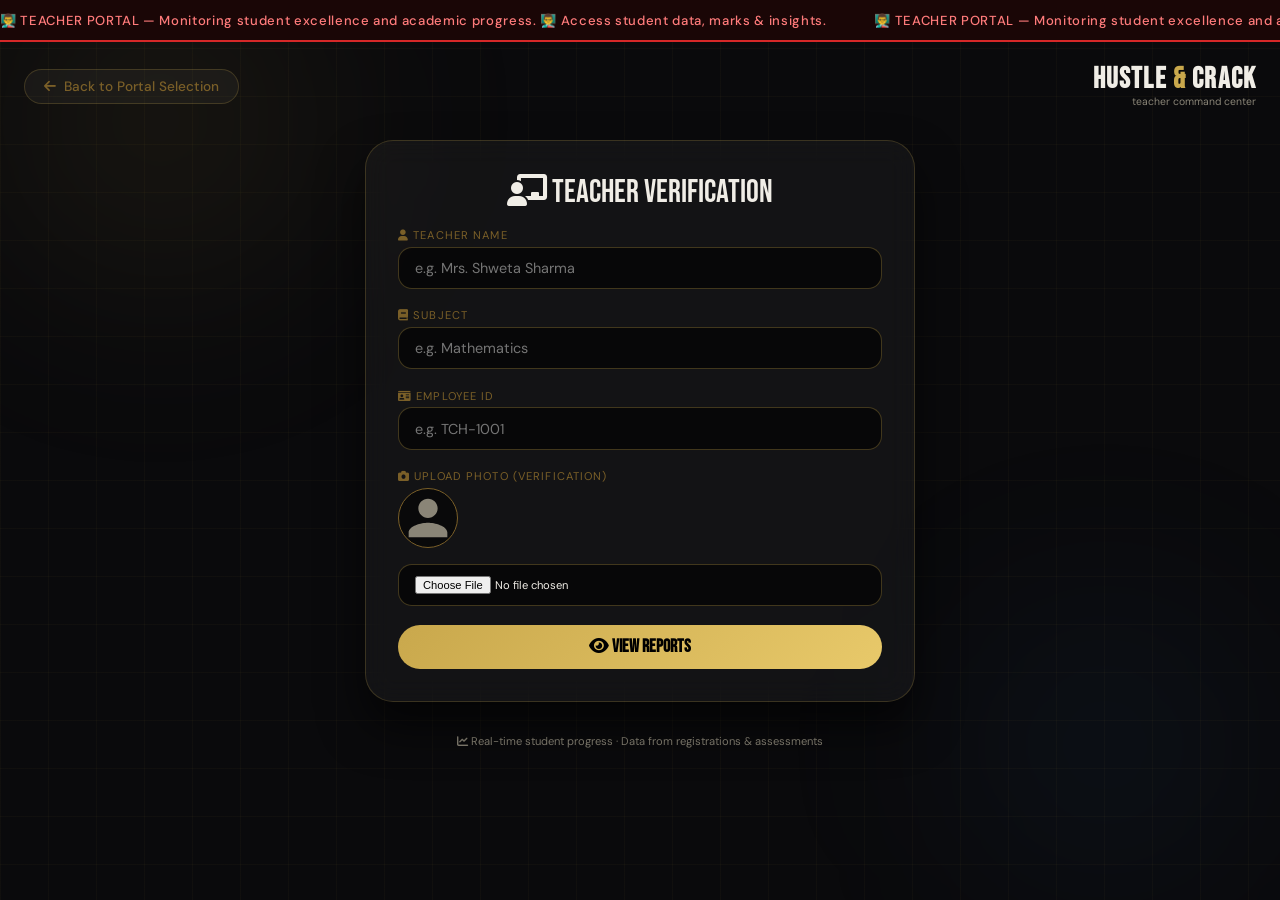
<file: templates/teacher/dashboard.html>
<!DOCTYPE html>
<html lang="en">
<head>
  <meta charset="UTF-8" />
  <meta name="viewport" content="width=device-width, initial-scale=1.0, user-scalable=no" />
  <title>Teacher Dashboard — Hustle & Crack</title>
  <link rel="preconnect" href="https://fonts.googleapis.com" />
  <link rel="preconnect" href="https://fonts.gstatic.com" crossorigin />
  <link href="https://fonts.googleapis.com/css2?family=Bebas+Neue&family=DM+Sans:wght@300;400;500;600;700&family=Playfair+Display:ital,wght@0,700;1,700&family=Noto+Sans+Devanagari:wght@400;600&display=swap" rel="stylesheet" />
  <link rel="stylesheet" href="https://cdnjs.cloudflare.com/ajax/libs/font-awesome/6.0.0-beta3/css/all.min.css" />
  <style>
    * {
      margin: 0;
      padding: 0;
      box-sizing: border-box;
    }

    :root {
      --gold: #C9A84C;
      --gold-light: #E8C96A;
      --gold-dim: #7A5F28;
      --ink: #0A0A0C;
      --ink-2: #111116;
      --surface: #14141A;
      --glass: rgba(255, 255, 255, 0.04);
      --glass-border: rgba(201, 168, 76, 0.22);
      --text: #F0EDE6;
      --text-muted: #8A8577;
      --red-marquee: #D62828;
      --marquee-bg: #1A0606;
      --radius-card: 28px;
      --shadow-deep: 0 25px 45px rgba(0, 0, 0, 0.6);
      --font-display: 'Bebas Neue', 'Playfair Display', serif;
      --font-body: 'DM Sans', 'Noto Sans Devanagari', sans-serif;
    }

    body {
      background: var(--ink);
      color: var(--text);
      font-family: var(--font-body);
      overflow-x: hidden;
      user-select: none;
      -webkit-user-select: none;
      min-height: 100vh;
    }

    /* ---- MARQUEE (red alert) ---- */
    .top-marquee {
      background: var(--marquee-bg);
      border-bottom: 2px solid var(--red-marquee);
      overflow: hidden;
      height: 42px;
      display: flex;
      align-items: center;
      position: sticky;
      top: 0;
      z-index: 110;
    }
    .marquee-content {
      display: flex;
      white-space: nowrap;
      animation: scrollMarquee 30s linear infinite;
    }
    .marquee-content span {
      font-size: 0.82rem;
      font-weight: 500;
      letter-spacing: 0.05em;
      color: #FF7B7B;
      padding-right: 3rem;
    }
    @keyframes scrollMarquee {
      0% { transform: translateX(0); }
      100% { transform: translateX(-50%); }
    }

    /* BG GRID & ORBS */
    .bg-grid {
      position: fixed;
      inset: 0;
      background-image: linear-gradient(rgba(201, 168, 76, 0.04) 1px, transparent 1px),
                        linear-gradient(90deg, rgba(201, 168, 76, 0.04) 1px, transparent 1px);
      background-size: 48px 48px;
      pointer-events: none;
      z-index: 0;
    }
    .orb {
      position: fixed;
      border-radius: 50%;
      filter: blur(90px);
      pointer-events: none;
      z-index: 0;
    }
    .orb-1 {
      width: 520px;
      height: 520px;
      background: radial-gradient(circle, rgba(201, 168, 76, 0.1), transparent 70%);
      top: -140px;
      left: -100px;
      animation: floatOrb 16s infinite alternate;
    }
    .orb-2 {
      width: 450px;
      height: 450px;
      background: radial-gradient(circle, rgba(56, 130, 220, 0.08), transparent 70%);
      bottom: -70px;
      right: -50px;
      animation: floatOrb 20s infinite alternate-reverse;
    }
    @keyframes floatOrb {
      from { transform: translate(0, 0); }
      to { transform: translate(35px, 30px); }
    }

    /* main container */
    .teacher-container {
      position: relative;
      z-index: 2;
      max-width: 1400px;
      margin: 1.5rem auto;
      padding: 0 1.5rem 2rem;
    }

    /* navigation */
    .nav-row {
      display: flex;
      justify-content: space-between;
      align-items: center;
      margin-bottom: 1.8rem;
      flex-wrap: wrap;
      gap: 1rem;
    }
    .back-btn {
      background: var(--glass);
      border: 1px solid var(--glass-border);
      border-radius: 60px;
      padding: 0.5rem 1.2rem;
      color: var(--gold-dim);
      font-size: 0.85rem;
      font-weight: 500;
      text-decoration: none;
      display: inline-flex;
      align-items: center;
      gap: 8px;
      transition: 0.2s;
    }
    .back-btn:hover {
      background: rgba(201, 168, 76, 0.15);
      color: var(--gold);
      border-color: var(--gold);
    }
    .brand-mini h2 {
      font-family: var(--font-display);
      font-size: 1.8rem;
      letter-spacing: 0.04em;
      line-height: 1;
    }
    .brand-mini h2 span { color: var(--gold); }
    .brand-mini p {
      font-size: 0.65rem;
      color: var(--text-muted);
      text-align: right;
    }

    /* Access Card (initial view) */
    .access-card {
      background: var(--glass);
      backdrop-filter: blur(14px);
      border: 1px solid var(--glass-border);
      border-radius: var(--radius-card);
      padding: 2rem;
      max-width: 550px;
      margin: 2rem auto;
      text-align: center;
      box-shadow: var(--shadow-deep);
      transition: all 0.3s;
    }
    .access-title {
      font-family: var(--font-display);
      font-size: 2rem;
      margin-bottom: 1rem;
    }
    .input-group {
      margin-bottom: 1.2rem;
      text-align: left;
    }
    .input-group label {
      font-size: 0.7rem;
      text-transform: uppercase;
      letter-spacing: 0.1em;
      color: var(--gold-dim);
      display: block;
      margin-bottom: 0.3rem;
    }
    .input-group input, .input-group select {
      width: 100%;
      background: rgba(0,0,0,0.6);
      border: 1px solid rgba(201,168,76,0.3);
      border-radius: 14px;
      padding: 0.7rem 1rem;
      color: var(--text);
      font-family: var(--font-body);
      font-size: 0.9rem;
      outline: none;
    }
    .input-group input:focus {
      border-color: var(--gold);
    }
    .photo-upload-area {
      display: flex;
      align-items: center;
      gap: 1rem;
      flex-wrap: wrap;
    }
    .preview-circle {
      width: 60px;
      height: 60px;
      border-radius: 50%;
      background: rgba(0,0,0,0.5);
      border: 1px solid var(--gold-dim);
      display: flex;
      align-items: center;
      justify-content: center;
      overflow: hidden;
    }
    .preview-circle img {
      width: 100%;
      height: 100%;
      object-fit: cover;
    }
    .verify-btn {
      background: linear-gradient(135deg, var(--gold), var(--gold-light));
      border: none;
      padding: 0.7rem 1.5rem;
      border-radius: 40px;
      font-weight: bold;
      font-family: var(--font-display);
      font-size: 1.1rem;
      cursor: pointer;
      width: 100%;
    }
    .error-text {
      color: #FF7B7B;
      font-size: 0.7rem;
      margin-top: 0.3rem;
    }

    /* Main Dashboard (hidden initially) */
    .main-dashboard {
      display: none;
      animation: fadeUp 0.5s ease;
    }
    @keyframes fadeUp {
      from { opacity: 0; transform: translateY(20px); }
      to { opacity: 1; transform: translateY(0); }
    }

    /* stats cards */
    .insight-cards {
      display: grid;
      grid-template-columns: repeat(auto-fit, minmax(200px, 1fr));
      gap: 1.2rem;
      margin-bottom: 2rem;
    }
    .insight-card {
      background: var(--glass);
      border: 1px solid var(--glass-border);
      border-radius: 20px;
      padding: 1rem;
      text-align: center;
    }
    .insight-value {
      font-family: var(--font-display);
      font-size: 2rem;
      color: var(--gold);
    }

    /* filter bar */
    .filter-bar {
      display: flex;
      justify-content: space-between;
      align-items: center;
      flex-wrap: wrap;
      gap: 1rem;
      margin-bottom: 1.5rem;
    }
    .class-filter {
      background: rgba(0,0,0,0.5);
      border: 1px solid var(--glass-border);
      border-radius: 40px;
      padding: 0.4rem 1rem;
      display: flex;
      align-items: center;
      gap: 8px;
    }
    .class-filter select {
      background: transparent;
      border: none;
      color: var(--gold);
      outline: none;
    }

    /* table */
    .table-wrapper {
      background: var(--glass);
      backdrop-filter: blur(10px);
      border-radius: var(--radius-card);
      border: 1px solid var(--glass-border);
      overflow-x: auto;
      padding: 0.5rem;
    }
    table {
      width: 100%;
      border-collapse: collapse;
      font-size: 0.85rem;
    }
    th, td {
      padding: 0.8rem 0.6rem;
      text-align: left;
      border-bottom: 1px solid rgba(201,168,76,0.15);
    }
    th {
      color: var(--gold);
    }
    .badge-excellent {
      background: rgba(76, 217, 138, 0.2);
      color: #4CD98A;
      padding: 0.2rem 0.6rem;
      border-radius: 20px;
      font-size: 0.7rem;
    }
    .badge-warning {
      background: rgba(255, 123, 123, 0.2);
      color: #FF7B7B;
      padding: 0.2rem 0.6rem;
      border-radius: 20px;
    }
    .footer-note {
      text-align: center;
      margin-top: 2rem;
      font-size: 0.7rem;
      color: var(--text-muted);
    }
  </style>
</head>
<body>
<div class="top-marquee">
  <div class="marquee-content">
    <span>👨‍🏫 TEACHER PORTAL — Monitoring student excellence and academic progress. 👨‍🏫 Access student data, marks & insights.</span>
    <span>👨‍🏫 TEACHER PORTAL — Monitoring student excellence and academic progress. 👨‍🏫 Access student data, marks & insights.</span>
  </div>
</div>
<div class="bg-grid"></div>
<div class="orb orb-1"></div>
<div class="orb orb-2"></div>

<main class="teacher-container">
  <div class="nav-row">
    <a href="portal_choice.html" class="back-btn"><i class="fas fa-arrow-left"></i> Back to Portal Selection</a>
    <div class="brand-mini">
      <h2>Hustle <span>&</span> Crack</h2>
      <p>teacher command center</p>
    </div>
  </div>

  <!-- ACCESS CARD (initial) -->
  <div id="accessCard" class="access-card">
    <div class="access-title"><i class="fas fa-chalkboard-user"></i> Teacher Verification</div>
    <div class="input-group">
      <label><i class="fas fa-user"></i> Teacher Name</label>
      <input type="text" id="teacherName" placeholder="e.g. Mrs. Shweta Sharma">
    </div>
    <div class="input-group">
      <label><i class="fas fa-book"></i> Subject</label>
      <input type="text" id="subject" placeholder="e.g. Mathematics">
    </div>
    <div class="input-group">
      <label><i class="fas fa-id-card"></i> Employee ID</label>
      <input type="text" id="empId" placeholder="e.g. TCH-1001">
    </div>
    <div class="input-group">
      <label><i class="fas fa-camera"></i> Upload Photo (Verification)</label>
      <div class="photo-upload-area">
        <div class="preview-circle" id="photoPreviewCircle">
          <img id="teacherPhotoPreview" src="data:image/svg+xml,%3Csvg xmlns='http://www.w3.org/2000/svg' width='60' height='60' viewBox='0 0 24 24' fill='%238A8577'%3E%3Cpath d='M12 12c2.21 0 4-1.79 4-4s-1.79-4-4-4-4 1.79-4 4 1.79 4 4 4zm0 2c-2.67 0-8 1.34-8 4v2h16v-2c0-2.66-5.33-4-8-4z'/%3E%3C/svg%3E" alt="preview">
        </div>
        <input type="file" id="teacherPhotoUpload" accept="image/jpeg,image/png" style="font-size:0.7rem;">
      </div>
      <div class="error-text" id="accessError"></div>
    </div>
    <button class="verify-btn" id="verifyTeacherBtn"><i class="fas fa-eye"></i> View Reports</button>
  </div>

  <!-- MAIN DASHBOARD (hidden until verification) -->
  <div id="mainDashboard" class="main-dashboard">
    <!-- Performance Insights Cards -->
    <div class="insight-cards">
      <div class="insight-card"><div class="insight-value" id="excellentCount">0</div><div class="insight-label">Performing Well (≥75%)</div></div>
      <div class="insight-card"><div class="insight-value" id="needHelpCount">0</div><div class="insight-label">Need Help (&lt;50%)</div></div>
      <div class="insight-card"><div class="insight-value" id="avgClassPercent">0%</div><div class="insight-label">Class Average</div></div>
    </div>

    <!-- Filter by Class -->
    <div class="filter-bar">
      <div class="class-filter">
        <i class="fas fa-filter"></i>
        <select id="classFilterSelect">
          <option value="all">All Classes</option>
          <option value="Class 10">Class 10</option>
          <option value="Class 11 Science">Class 11 Science</option>
          <option value="Class 11 Commerce">Class 11 Commerce</option>
          <option value="Class 12 Science">Class 12 Science</option>
          <option value="Class 12 Commerce">Class 12 Commerce</option>
        </select>
      </div>
      <div><i class="fas fa-chalkboard"></i> <span id="teacherSubjectDisplay">-</span> Teacher</div>
    </div>

    <!-- Student Overview Table -->
    <div class="table-wrapper">
      <table id="studentTable">
        <thead>
          <tr><th>Student ID</th><th>Name</th><th>Class</th><th>Overall %</th><th>Accuracy</th><th>Remark</th></tr>
        </thead>
        <tbody id="studentTableBody">
          <!-- dynamic rows -->
        </tbody>
      </table>
    </div>
  </div>
  <div class="footer-note">
    <i class="fas fa-chart-line"></i> Real-time student progress · Data from registrations & assessments
  </div>
</main>

<script>
  // ---------- SECURITY: Disable right-click, inspect, drag, copy ----------
  document.addEventListener('contextmenu', e => e.preventDefault());
  document.addEventListener('keydown', e => {
    const blocked = [
      e.ctrlKey && ['c','u','s','a','p'].includes(e.key.toLowerCase()),
      e.ctrlKey && e.shiftKey && ['i','j','c'].includes(e.key.toLowerCase()),
      e.key === 'F12'
    ];
    if (blocked.some(Boolean)) e.preventDefault();
  });
  document.querySelectorAll('img').forEach(img => {
    img.addEventListener('dragstart', e => e.preventDefault());
  });

  // ---------- MOCK STUDENT DATA (combined from PDF/marks entries) ----------
  let studentsData = [
    { id: "HC-2401", name: "Aarav Sharma", class: "Class 12 Science", percentage: 84.5, accuracy: "87%" },
    { id: "HC-2402", name: "Priya Singh", class: "Class 12 Science", percentage: 91.2, accuracy: "94%" },
    { id: "HC-2403", name: "Rohan Verma", class: "Class 11 Commerce", percentage: 67.8, accuracy: "71%" },
    { id: "HC-2404", name: "Anjali Kumari", class: "Class 11 Science", percentage: 79.3, accuracy: "82%" },
    { id: "HC-2405", name: "Kunal Raj", class: "Class 10", percentage: 48.5, accuracy: "52%" },
    { id: "HC-2406", name: "Sneha Gupta", class: "Class 12 Science", percentage: 95.0, accuracy: "98%" },
    { id: "HC-2407", name: "Ritik Verma", class: "Class 10", percentage: 62.3, accuracy: "65%" },
    { id: "HC-2408", name: "Neha Sinha", class: "Class 11 Commerce", percentage: 44.2, accuracy: "47%" }
  ];

  // Helper: get remark based on percentage
  function getRemark(percent) {
    if (percent >= 75) return "🌟 Excellent";
    if (percent >= 60) return "✅ Good";
    if (percent >= 50) return "📈 Average, can improve";
    return "⚠️ Needs help";
  }

  // Render table with class filter
  let currentFilter = "all";
  function renderTable() {
    const tbody = document.getElementById('studentTableBody');
    const filtered = currentFilter === "all" ? studentsData : studentsData.filter(s => s.class === currentFilter);
    tbody.innerHTML = "";
    filtered.forEach(student => {
      const remark = getRemark(student.percentage);
      const row = tbody.insertRow();
      row.innerHTML = `
        <td>${student.id}</td>
        <td>${student.name}</td>
        <td>${student.class}</td>
        <td>${student.percentage}%</td>
        <td>${student.accuracy}</td>
        <td><span class="${student.percentage >= 75 ? 'badge-excellent' : (student.percentage < 50 ? 'badge-warning' : '')}" style="padding:0.2rem 0.6rem; border-radius:20px;">${remark}</span></td>
      `;
    });
    updateInsights();
  }

  // Update insight cards (excellent, need help, average)
  function updateInsights() {
    const filtered = currentFilter === "all" ? studentsData : studentsData.filter(s => s.class === currentFilter);
    const excellent = filtered.filter(s => s.percentage >= 75).length;
    const needHelp = filtered.filter(s => s.percentage < 50).length;
    const avg = filtered.reduce((sum, s) => sum + s.percentage, 0) / (filtered.length || 1);
    document.getElementById('excellentCount').innerText = excellent;
    document.getElementById('needHelpCount').innerText = needHelp;
    document.getElementById('avgClassPercent').innerText = avg.toFixed(1) + "%";
  }

  // Filter change listener
  document.getElementById('classFilterSelect').addEventListener('change', (e) => {
    currentFilter = e.target.value;
    renderTable();
  });

  // ---------- ACCESS CONTROL LOGIC ----------
  const accessCard = document.getElementById('accessCard');
  const mainDashboard = document.getElementById('mainDashboard');
  const verifyBtn = document.getElementById('verifyTeacherBtn');
  const teacherNameInput = document.getElementById('teacherName');
  const subjectInput = document.getElementById('subject');
  const empIdInput = document.getElementById('empId');
  const accessError = document.getElementById('accessError');
  const teacherPhotoUpload = document.getElementById('teacherPhotoUpload');
  const teacherPhotoPreview = document.getElementById('teacherPhotoPreview');
  const teacherSubjectDisplay = document.getElementById('teacherSubjectDisplay');
  let teacherPhotoData = null;

  // Preview photo
  teacherPhotoUpload.addEventListener('change', (e) => {
    const file = e.target.files[0];
    if (file && (file.type === 'image/jpeg' || file.type === 'image/png')) {
      const reader = new FileReader();
      reader.onload = (ev) => {
        teacherPhotoPreview.src = ev.target.result;
        teacherPhotoData = ev.target.result;
      };
      reader.readAsDataURL(file);
    } else if (file) {
      accessError.innerText = "Only JPG/PNG allowed for photo.";
      teacherPhotoPreview.src = "data:image/svg+xml,%3Csvg xmlns='http://www.w3.org/2000/svg' width='60' height='60' viewBox='0 0 24 24' fill='%238A8577'%3E%3Cpath d='M12 12c2.21 0 4-1.79 4-4s-1.79-4-4-4-4 1.79-4 4 1.79 4 4 4zm0 2c-2.67 0-8 1.34-8 4v2h16v-2c0-2.66-5.33-4-8-4z'/%3E%3C/svg%3E";
      teacherPhotoData = null;
    }
  });

  verifyBtn.addEventListener('click', () => {
    const teacherName = teacherNameInput.value.trim();
    const subject = subjectInput.value.trim();
    const empId = empIdInput.value.trim();
    if (!teacherName) { accessError.innerText = "Teacher Name required"; return; }
    if (!subject) { accessError.innerText = "Subject required"; return; }
    if (!empId) { accessError.innerText = "Employee ID required"; return; }
    if (!teacherPhotoData) { accessError.innerText = "Please upload a photo for verification"; return; }
    accessError.innerText = "";
    // Store teacher info for display
    teacherSubjectDisplay.innerText = `${teacherName} (${subject})`;
    // Hide access card, show dashboard
    accessCard.style.display = "none";
    mainDashboard.style.display = "block";
    // initial render of table
    renderTable();
  });

  // optional: if user wants to re-verify, but we just hide card permanently. fine.
  // also ensure that back button works (portal_choice.html assumed exists)
</script>
</body>
</html>
</file>
